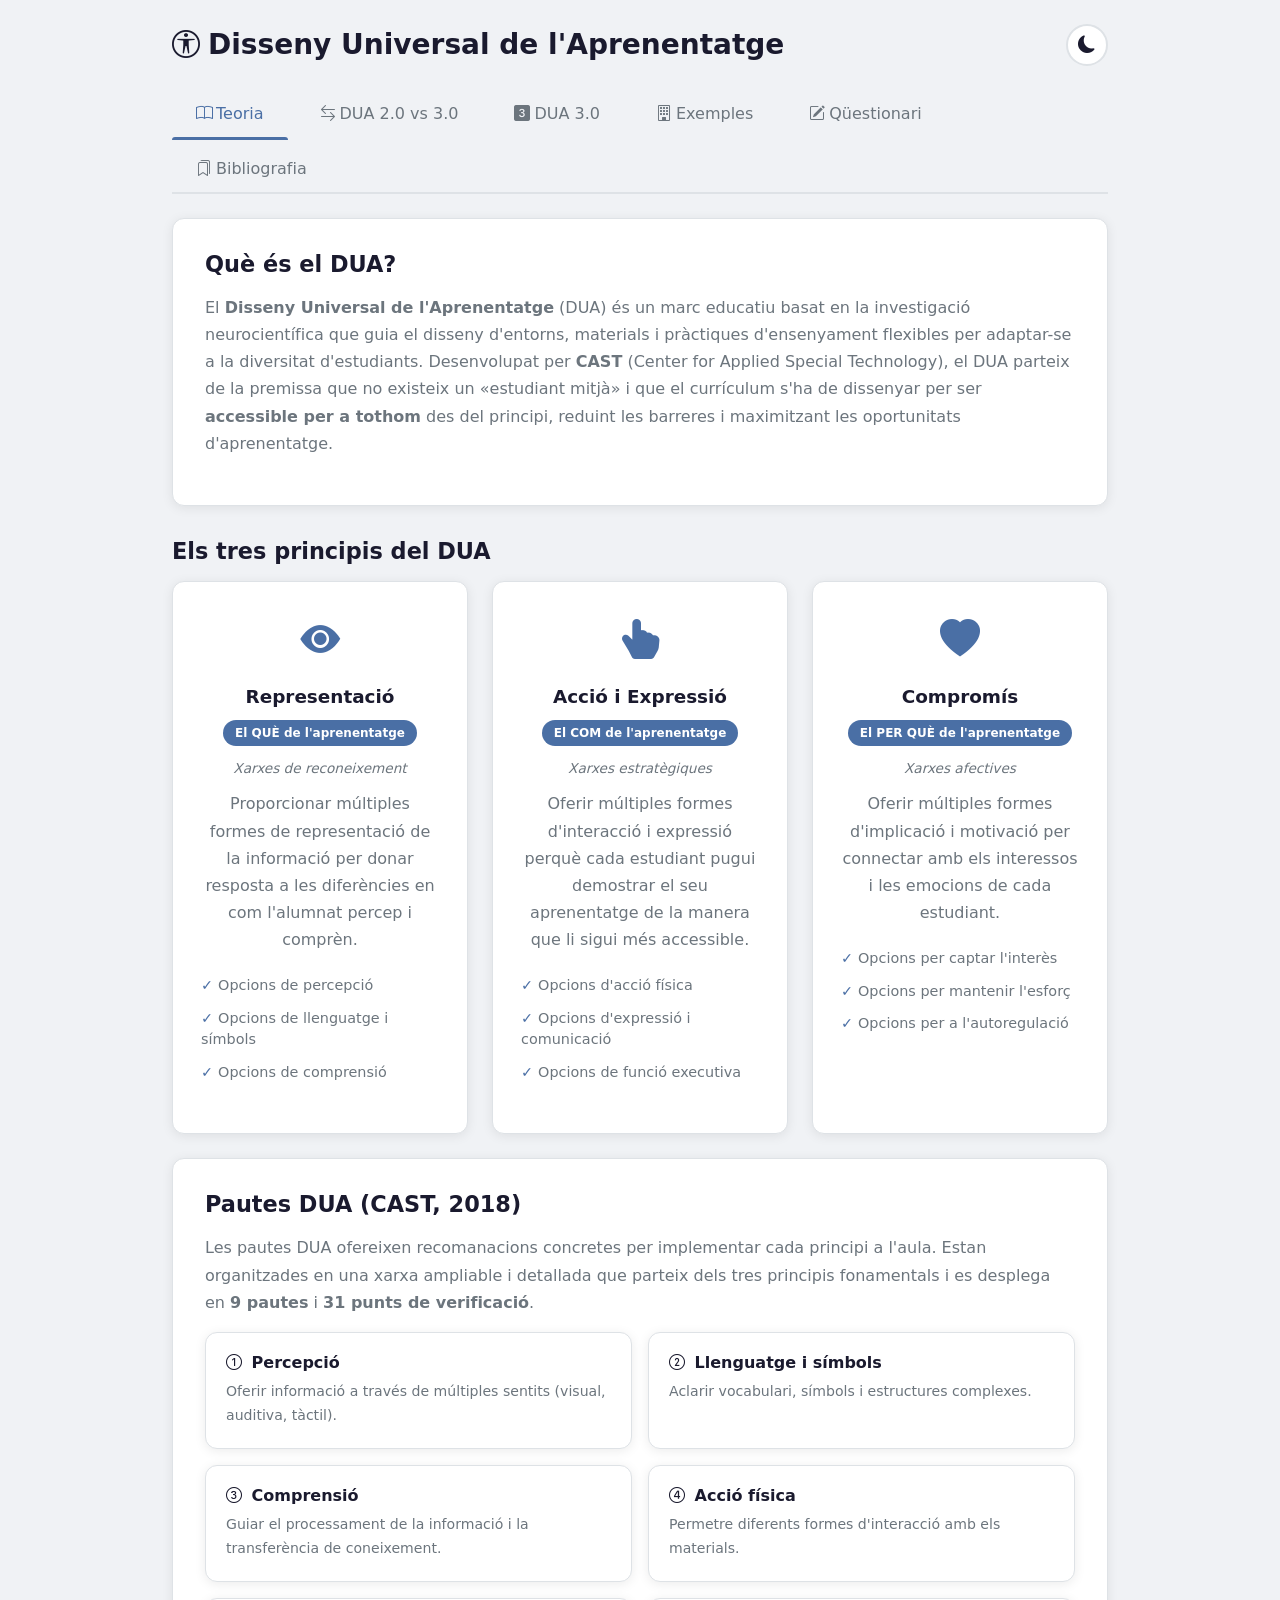
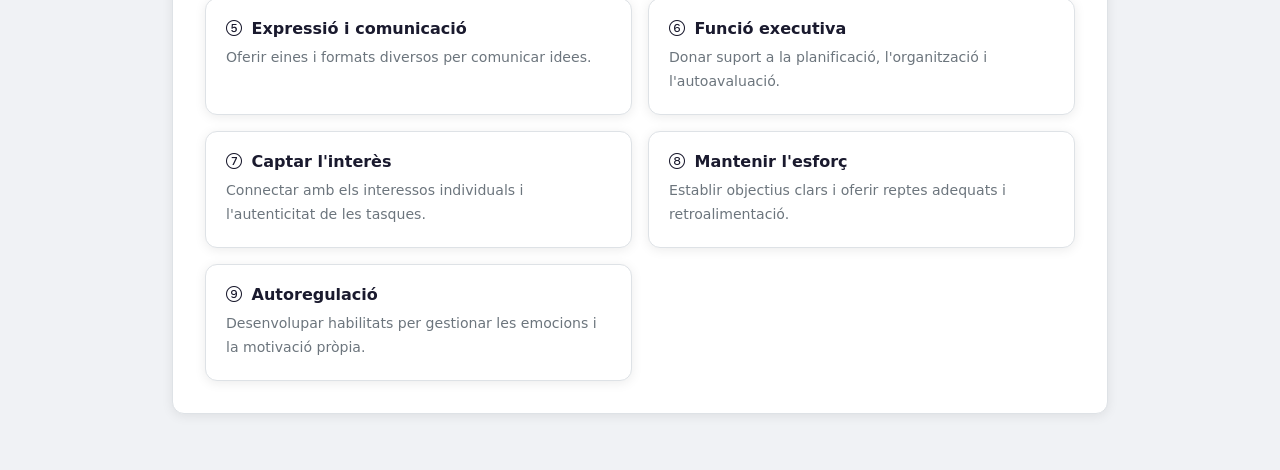
<file: index.html>
<!DOCTYPE html>
<html lang="ca">
<head>
  <meta charset="UTF-8">
  <meta name="viewport" content="width=device-width, initial-scale=1.0">
  <title>DUA — Disseny Universal de l'Aprenentatge</title>
  <link href="https://cdn.jsdelivr.net/npm/bootstrap@5.3.0/dist/css/bootstrap.min.css" rel="stylesheet">
  <link rel="stylesheet" href="https://cdn.jsdelivr.net/npm/bootstrap-icons@1.11.3/font/bootstrap-icons.min.css">
  <link rel="stylesheet" href="style.css">
</head>
<body data-theme="light">
  <div class="container py-4">

    <!-- Header -->
    <div class="d-flex justify-content-between align-items-center mb-4">
      <h1><i class="bi bi-universal-access-circle me-2"></i>Disseny Universal de l'Aprenentatge</h1>
      <button id="themeToggle" class="btn" aria-label="Canvia el tema">
        <i class="bi bi-moon-fill"></i>
      </button>
    </div>

    <!-- Tabs -->
    <ul class="nav nav-tabs" role="tablist">
      <li class="nav-item" role="presentation">
        <button class="nav-link active" data-tab="teoria" role="tab" aria-selected="true">
          <i class="bi bi-book me-1"></i>Teoria
        </button>
      </li>
      <li class="nav-item" role="presentation">
        <button class="nav-link" data-tab="comparativa" role="tab" aria-selected="false">
          <i class="bi bi-arrow-left-right me-1"></i>DUA 2.0 vs 3.0
        </button>
      </li>
      <li class="nav-item" role="presentation">
        <button class="nav-link" data-tab="dua30" role="tab" aria-selected="false">
          <i class="bi bi-3-square-fill me-1"></i>DUA 3.0
        </button>
      </li>
      <li class="nav-item" role="presentation">
        <button class="nav-link" data-tab="exemples" role="tab" aria-selected="false">
          <i class="bi bi-building me-1"></i>Exemples
        </button>
      </li>
      <li class="nav-item" role="presentation">
        <button class="nav-link" data-tab="quiz" role="tab" aria-selected="false">
          <i class="bi bi-pencil-square me-1"></i>Qüestionari
        </button>
      </li>
      <li class="nav-item" role="presentation">
        <button class="nav-link" data-tab="bibliografia" role="tab" aria-selected="false">
          <i class="bi bi-bookmarks me-1"></i>Bibliografia
        </button>
      </li>
    </ul>

    <!-- ======================== -->
    <!-- TAB: TEORIA              -->
    <!-- ======================== -->
    <div id="tab-teoria" class="tab-content active">

      <!-- Introducció -->
      <section class="intro-card mt-4">
        <h2>Què és el DUA?</h2>
        <p>
          El <strong>Disseny Universal de l'Aprenentatge</strong> (DUA) és un marc educatiu basat en la investigació
          neurocientífica que guia el disseny d'entorns, materials i pràctiques d'ensenyament flexibles per
          adaptar-se a la diversitat d'estudiants. Desenvolupat per <strong>CAST</strong> (Center for Applied
          Special Technology), el DUA parteix de la premissa que no existeix un «estudiant mitjà» i que el
          currículum s'ha de dissenyar per ser <strong>accessible per a tothom</strong> des del principi,
          reduint les barreres i maximitzant les oportunitats d'aprenentatge.
        </p>
      </section>

      <!-- Tres principis -->
      <h2 class="mb-3">Els tres principis del DUA</h2>
      <div class="row g-4 mb-4">

        <!-- Representació -->
        <div class="col-md-4">
          <div class="principle-card">
            <i class="bi bi-eye-fill principle-icon"></i>
            <h3>Representació</h3>
            <div class="subtitle">El QUÈ de l'aprenentatge</div>
            <div class="brain-network">Xarxes de reconeixement</div>
            <p>Proporcionar múltiples formes de representació de la informació per donar resposta a les diferències en com l'alumnat percep i comprèn.</p>
            <ul>
              <li>Opcions de percepció</li>
              <li>Opcions de llenguatge i símbols</li>
              <li>Opcions de comprensió</li>
            </ul>
          </div>
        </div>

        <!-- Acció i Expressió -->
        <div class="col-md-4">
          <div class="principle-card">
            <i class="bi bi-hand-index-thumb-fill principle-icon"></i>
            <h3>Acció i Expressió</h3>
            <div class="subtitle">El COM de l'aprenentatge</div>
            <div class="brain-network">Xarxes estratègiques</div>
            <p>Oferir múltiples formes d'interacció i expressió perquè cada estudiant pugui demostrar el seu aprenentatge de la manera que li sigui més accessible.</p>
            <ul>
              <li>Opcions d'acció física</li>
              <li>Opcions d'expressió i comunicació</li>
              <li>Opcions de funció executiva</li>
            </ul>
          </div>
        </div>

        <!-- Compromís -->
        <div class="col-md-4">
          <div class="principle-card">
            <i class="bi bi-heart-fill principle-icon"></i>
            <h3>Compromís</h3>
            <div class="subtitle">El PER QUÈ de l'aprenentatge</div>
            <div class="brain-network">Xarxes afectives</div>
            <p>Oferir múltiples formes d'implicació i motivació per connectar amb els interessos i les emocions de cada estudiant.</p>
            <ul>
              <li>Opcions per captar l'interès</li>
              <li>Opcions per mantenir l'esforç</li>
              <li>Opcions per a l'autoregulació</li>
            </ul>
          </div>
        </div>

      </div>

      <!-- Pautes -->
      <section class="intro-card">
        <h2>Pautes DUA (CAST, 2018)</h2>
        <p>
          Les pautes DUA ofereixen recomanacions concretes per implementar cada principi a l'aula.
          Estan organitzades en una xarxa ampliable i detallada que parteix dels tres principis fonamentals
          i es desplega en <strong>9 pautes</strong> i <strong>31 punts de verificació</strong>.
        </p>
        <div class="guidelines-grid mt-3">
          <div class="guideline-item">
            <h4><i class="bi bi-1-circle me-1"></i> Percepció</h4>
            <p>Oferir informació a través de múltiples sentits (visual, auditiva, tàctil).</p>
          </div>
          <div class="guideline-item">
            <h4><i class="bi bi-2-circle me-1"></i> Llenguatge i símbols</h4>
            <p>Aclarir vocabulari, símbols i estructures complexes.</p>
          </div>
          <div class="guideline-item">
            <h4><i class="bi bi-3-circle me-1"></i> Comprensió</h4>
            <p>Guiar el processament de la informació i la transferència de coneixement.</p>
          </div>
          <div class="guideline-item">
            <h4><i class="bi bi-4-circle me-1"></i> Acció física</h4>
            <p>Permetre diferents formes d'interacció amb els materials.</p>
          </div>
          <div class="guideline-item">
            <h4><i class="bi bi-5-circle me-1"></i> Expressió i comunicació</h4>
            <p>Oferir eines i formats diversos per comunicar idees.</p>
          </div>
          <div class="guideline-item">
            <h4><i class="bi bi-6-circle me-1"></i> Funció executiva</h4>
            <p>Donar suport a la planificació, l'organització i l'autoavaluació.</p>
          </div>
          <div class="guideline-item">
            <h4><i class="bi bi-7-circle me-1"></i> Captar l'interès</h4>
            <p>Connectar amb els interessos individuals i l'autenticitat de les tasques.</p>
          </div>
          <div class="guideline-item">
            <h4><i class="bi bi-8-circle me-1"></i> Mantenir l'esforç</h4>
            <p>Establir objectius clars i oferir reptes adequats i retroalimentació.</p>
          </div>
          <div class="guideline-item">
            <h4><i class="bi bi-9-circle me-1"></i> Autoregulació</h4>
            <p>Desenvolupar habilitats per gestionar les emocions i la motivació pròpia.</p>
          </div>
        </div>
      </section>

    </div>

    <!-- ======================== -->
    <!-- TAB: QÜESTIONARI         -->
    <!-- ======================== -->
    <div id="tab-quiz" class="tab-content">

      <section class="intro-card mt-4">
        <h2>Qüestionari per a docents</h2>
        <p>Respon les 10 preguntes següents per posar a prova els teus coneixements sobre el Disseny Universal de l'Aprenentatge.</p>
      </section>

      <!-- Progrés -->
      <div id="quiz-progress">
        <div class="progress-text">
          <span>0 de 10 respondes</span>
          <span>0%</span>
        </div>
        <div class="progress">
          <div class="progress-bar" role="progressbar" style="width: 0%"></div>
        </div>
      </div>

      <!-- Pregunta actual -->
      <div id="quiz-container"></div>

      <!-- Botons -->
      <div class="d-grid gap-2 mt-4">
        <button id="resetQuiz" class="btn btn-outline-primary btn-lg" style="display: none;">
          <i class="bi bi-arrow-counterclockwise me-1"></i>Tornar a intentar
        </button>
      </div>

      <!-- Resultat -->
      <div id="quiz-result">
        <div class="score" id="score-value">—</div>
        <div class="score-label" id="score-label">0 de 10 encertades</div>
        <div>
          <span class="score-message" id="score-message"></span>
        </div>
      </div>

    </div>

    <!-- ======================== -->
    <!-- TAB: EXEMPLES PRÀCTICS   -->
    <!-- ======================== -->
    <div id="tab-exemples" class="tab-content">

      <!-- Capçalera del centre -->
      <section class="school-header mt-4">
        <div class="school-header-content">
          <div class="school-icon">
            <i class="bi bi-building"></i>
          </div>
          <div>
            <h2>CEE Carmen Picó</h2>
            <p class="school-subtitle">+40 anys dedicats a l'educació especial · Alzira · València</p>
            <p>
              El <strong>Centre d'Educació Especial Carmen Picó</strong> és un centre
              públic comarcal de la Generalitat Valenciana que atén infants i joves
              amb discapacitat intel·lectual, trastorns de salut mental i/o de conducta, i necessitats
              educatives especials. El centre aplica el <strong>model DUA 3.0</strong> com a eix
              vertebrador de la seva metodologia educativa.
            </p>
          </div>
        </div>
      </section>

      <!-- Citació DUA 3.0 -->
      <section class="quote-card">
        <i class="bi bi-quote"></i>
        <blockquote>
          La metodologia es fonamenta en un enfocament constructivista i en l'aplicació del model
          <strong>DUA 3.0 (Disseny Universal per a l'Aprenentatge)</strong>, que permet dissenyar
          situacions d'aprenentatge flexibles, accessibles i ajustades a la diversitat de l'alumnat.
        </blockquote>
        <cite>— Projecte Educatiu de Centre, CEE Carmen Picó</cite>
      </section>

      <!-- Exemples per principi: Representació -->
      <h2 class="principle-heading" data-principle="representacio">
          <i class="bi bi-eye-fill"></i> Representació — El QUÈ de l'aprenentatge
      </h2>
      <p class="principle-desc">Proporcionar múltiples formes de representar la informació perquè tot l'alumnat pugui accedir als continguts.</p>
      <div class="examples-grid">
          <div class="example-card" data-principle="representacio">
              <i class="example-icon bi bi-chat-dots"></i>
          <h4>Pictogrames i suports visuals</h4>
          <p>Ús de sistemes augmentatius i alternatius de comunicació (SAAC) amb pictogrames, horaris visuals i seqüències il·lustrades per facilitar la comprensió.</p>
        </div>
        <div class="example-card" data-principle="representacio">
          <i class="example-icon bi bi-ear"></i>
          <h4>Materials multisensorials</h4>
          <p>Aprenentatge a través de múltiples canals sensorials: materials tàctils, auditius, visuals i manipulables adaptats a cada perfil d'alumnat.</p>
        </div>
        <div class="example-card" data-principle="representacio">
          <i class="example-icon bi bi-chat-dots"></i>
          <h4>Logopèdia i comunicació</h4>
          <p>Suport logopèdic individualitzat per treballar la comprensió i expressió del llenguatge, amb eines adaptades a les necessitats de cada alumne.</p>
        </div>
        <div class="example-card" data-principle="representacio">
          <i class="example-icon bi bi-book"></i>
          <h4>Materials adaptats</h4>
          <p>Elaboració de materials didàctics en formats accessibles: lletra gran, àudio, lectura fàcil, color codificat i suports digitals interactius.</p>
        </div>
      </div>

      <!-- Exemples per principi: Acció i Expressió -->
      <h2 class="principle-heading" data-principle="accio">
        <i class="bi bi-hand-index-thumb-fill"></i> Acció i Expressió — El COM de l'aprenentatge
      </h2>
      <p class="principle-desc">Oferir múltiples formes d'interacció i expressió perquè cada estudiant demostri el seu aprenentatge.</p>
      <div class="examples-grid">
        <div class="example-card" data-principle="accio">
          <i class="example-icon bi bi-tools"></i>
          <h4>Tallers pràctics</h4>
          <p>Tallers de cuina, i jardineria on l'alumnat desenvolupa habilitats motrius, cognitives i socials en contextos reals.</p>
        </div>
        <div class="example-card" data-principle="accio">
          <i class="example-icon bi bi-broadcast"></i>
          <h4>Ràdio escolar «Pocast puntualsr»</h4>
          <p>Entrevistes a persones que venen al centre per desenvolupar un projecte on els alumnes treballen l'expressió oral, la creativitat i el treball en equip.</p>
        </div>
        <div class="example-card" data-principle="accio">
          <i class="example-icon bi bi-briefcase"></i>
          <h4>Pràctiques laborals</h4>
          <p>Programa de pràctiques en entorns laborals reals, inclòs el Centre Especial de Treball (CET) del propi centre, per adquirir habilitats professionals.</p>
        </div>
        <div class="example-card" data-principle="accio">
          <i class="example-icon bi bi-water"></i>
          <h4>Aula Sensorial</h4>
          <p>Teràpies sensorials on es té en compte el perfil sensorial de l'alumnat estimulant formes d'interacció adients a les seues necessitats que combinen l'activitat física amb el treball d'habilitats motrius, sensorials i emocionals.</p>
        </div>
      </div>

      <!-- Exemples per principi: Compromís -->
      <h2 class="principle-heading" data-principle="compromis">
        <i class="bi bi-heart-fill"></i> Compromís — El PER QUÈ de l'aprenentatge
      </h2>
      <p class="principle-desc">Oferir múltiples formes d'implicació i motivació per connectar amb els interessos de cada estudiant.</p>
      <div class="examples-grid">
        <div class="example-card" data-principle="compromis">
          <i class="example-icon bi bi-trophy"></i>
          <h4>Premis i concursos</h4>
          <p>Concurs d'espressió artística que fomenta la creativitat, el treball cooperatiu i el gust per la literatura, amb reconeixement públic dels participants.</p>
        </div>
        <div class="example-card" data-principle="compromis">
          <i class="example-icon bi bi-calendar-event"></i>
          <h4>Festes i tradicions</h4>
          <p>Celebració de les festes del nostre entorn al centre, 9 d'octubre, castanyera, Nadal, Carnestolte, Falles, Pasqua i Final de Curs, que reforcen el sentiment de comunitat i pertinença.</p>
        </div>
        <div class="example-card" data-principle="compromis">
          <i class="example-icon bi bi-tree"></i>
          <h4>Sortides i colònies</h4>
          <p>Eixides pedagògiques a l'entorn pròxim i activitats a l'aire lliure que connecten l'aprenentatge amb l'entorn natural i social.</p>
        </div>
        <div class="example-card" data-principle="compromis">
          <i class="example-icon bi bi-globe2"></i>
          <h4>Compromís europeu</h4>
          <p>Participació en iniciatives Erasmus+ per tal de capacitar les persones i les organitzacions per créixer, connectar i donar forma al seu futur a tot Europa i més enllà.</p>
        </div>
      </div>

      <!-- Etapes educatives -->
      <section class="intro-card mt-4">
        <h2>Etapes educatives</h2>
        <p>El centre ofereix un itinerari formatiu complet que aplica el DUA 3.0 a cada etapa, garantint la continuïtat i la progressió de l'alumnat.</p>
        <div class="stages-grid">
          <div class="stage-card">
            <div class="stage-icon"><i class="bi bi-people"></i></div>
            <h4>Educació Infantil</h4>
            <p>Estimulació primerenca, comunicació i habilitats socials amb suport multisensorial.</p>
          </div>
          <div class="stage-card">
            <div class="stage-icon"><i class="bi bi-book"></i></div>
            <h4>Educació Primària</h4>
            <p>Aprenentatge competencial amb materials accessibles i metodologies actives.</p>
          </div>
          <div class="stage-card">
            <div class="stage-icon"><i class="bi bi-mortarboard"></i></div>
            <h4>ESO</h4>
            <p>Formació secundària amb orientació acadèmica i projectes pràctics.</p>
          </div>
          <div class="stage-card">
            <div class="stage-icon"><i class="bi bi-briefcase"></i></div>
            <h4>TVA</h4>
            <p>Transició a la Vida Adulta amb pràctiques laborals i autonomia personal.</p>
          </div>
          <div class="stage-card">
            <div class="stage-icon"><i class="bi bi-gear"></i></div>
            <h4>PFQB</h4>
            <p>Programes de Formació de Qualificació Bàsica Adaptada, els quals fomenten la inserció laboral i social.</p>
          </div>
        </div>
      </section>

      <!-- Serveis especialitzats -->
      <section class="intro-card">
        <h2>Serveis especialitzats</h2>
        <p>El DUA es complementa amb serveis de suport individualitzat que garanteixen l'accessibilitat universal.</p>
        <div class="guidelines-grid">
          <div class="guideline-item">
            <h4><i class="bi bi-brain me-1"></i> Psicopedagogia</h4>
            <p>Avaluació i orientació educativa, suport emocional i assessorament a les famílies.</p>
          </div>
          <div class="guideline-item">
            <h4><i class="bi bi-person-walking me-1"></i> Fisioteràpia</h4>
            <p>Rehabilitació motriu, estimulació sensorial i treball de la psicomotricitat.</p>
          </div>
          <div class="guideline-item">
            <h4><i class="bi bi-chat me-1"></i> Logopèdia</h4>
            <p>Suport a la comunicació oral i escrita, sistemes alternatius i augmentatius.</p>
          </div>
          <div class="guideline-item">
            <h4><i class="bi bi-people me-1"></i> Treball social</h4>
            <p>Acompanyament a les famílies, coordinació amb serveis externs i recursos comunitaris.</p>
          </div>
        </div>
      </section>

    </div>

    <!-- ======================== -->
    <!-- TAB: DUA 2.0 vs 3.0     -->
    <!-- ======================== -->
    <div id="tab-comparativa" class="tab-content">

      <!-- Introducció -->
      <section class="intro-card mt-4">
        <h2><i class="bi bi-arrow-left-right me-2"></i>DUA 2.0 vs DUA 3.0</h2>
        <p>
          El <strong>Disseny Universal de l'Aprenentatge</strong> no és un marc estàtic: evoluciona amb la recerca
          i la pràctica docent. El <strong>30 de juliol de 2024</strong>, CAST va publicar la versió 3.0 de les
          pautes DUA, la revisió més profunda des de la versió 2.0 (2011). Aquesta actualització incorpora anys
          de recerca en neurociència, educació inclusiva, pedagogies culturalment sostenibles i veus de
          professionals i investigadors de tot el món.
        </p>
      </section>

      <!-- DUA 2.0 -->
      <section class="intro-card">
        <h2><i class="bi bi-2-square me-2"></i>DUA 2.0 / 2.2 (2008–2018)</h2>
        <p>
          El marc DUA 2.0, publicat per CAST el 2008 i actualitzat a la versió 2.2 el 2018, va establir les bases
          del que avui entenem com a disseny universal per a l'aprenentatge. El seu objectiu era desenvolupar
          <strong>aprenents experts</strong>: estudiants amb recursos i coneixements, estratègics i orientats
          a objectius, i decidits i motivats.
        </p>
        <div class="version-grid">
          <div class="version-card">
            <div class="version-title">Objectiu</div>
            <p>Desenvolupar <strong>aprenents experts</strong></p>
          </div>
          <div class="version-card">
            <div class="version-title">Estructura</div>
            <p>3 principis · 9 pautes · <strong>31 punts de verificació</strong></p>
          </div>
          <div class="version-card">
            <div class="version-title">Preguntes</div>
            <p>Què? (Representació) · Com? (Acció) · Per què? (Compromís)</p>
          </div>
          <div class="version-card">
            <div class="version-title">Llenguatge</div>
            <p>«Proporcionar opcions per a...» — centrat en el docent</p>
          </div>
          <div class="version-card">
            <div class="version-title">Funció executiva</div>
            <p>Pauta 6 dins d'Acció i Expressió</p>
          </div>
          <div class="version-card">
            <div class="version-title">Barreres</div>
            <p>Físiques i curriculars</p>
          </div>
        </div>
      </section>

      <!-- DUA 3.0 -->
      <section class="intro-card">
        <h2><i class="bi bi-3-square me-2"></i>DUA 3.0 (2024)</h2>
        <p>
          La versió 3.0 representa un <strong>canvi de paradigma</strong>. L'objectiu ja no és formar «aprenents
          experts» sinó cultivar l'<strong>agentivitat de l'aprenent</strong> (learner agency): estudiants
          amb propòsit i reflexius, enginyosos i autèntics, estratègics i orientats a l'acció. El canvi
          fonamental és la incorporació del <strong>QUI</strong> de l'aprenentatge: la identitat com a part
          central de la variabilitat humana.
        </p>
        <div class="version-grid">
          <div class="version-card highlight">
            <div class="version-title">Objectiu</div>
            <p><strong>Agentivitat de l'aprenent</strong> (learner agency)</p>
          </div>
          <div class="version-card highlight">
            <div class="version-title">Estructura</div>
            <p>3 principis · 9 pautes · <strong>35 consideracions</strong> (abans punts de verificació)</p>
          </div>
          <div class="version-card highlight">
            <div class="version-title">Preguntes</div>
            <p>Què? · Com? · Per què? + <strong>QUI?</strong> (identitat)</p>
          </div>
          <div class="version-card highlight">
            <div class="version-title">Llenguatge</div>
            <p>«Dissenyar opcions per a...» — centrat en l'aprenent</p>
          </div>
          <div class="version-card highlight">
            <div class="version-title">Funció executiva</div>
            <p>Reestructurada horitzontalment als 3 principis</p>
          </div>
          <div class="version-card highlight">
            <div class="version-title">Barreres</div>
            <p>Físiques, curriculars + <strong>biaixos individuals, institucionals i sistèmics</strong></p>
          </div>
        </div>
      </section>

      <!-- Taula comparativa -->
      <section class="intro-card">
        <h2><i class="bi bi-table me-2"></i>Taula comparativa</h2>
        <p>Comparació detallada dels aspectes clau de cada versió.</p>
        <div class="table-responsive">
          <table class="comparison-table">
            <thead>
              <tr>
                <th>Aspecte</th>
                <th>DUA 2.0 / 2.2</th>
                <th>DUA 3.0</th>
              </tr>
            </thead>
            <tbody>
              <tr>
                <td>Objectiu</td>
                <td>Aprenents experts</td>
                <td class="cell-new">Agentivitat de l'aprenent</td>
              </tr>
              <tr>
                <td>Pregunta clau</td>
                <td>Què? Com? Per què?</td>
                <td class="cell-new">+ <strong>Qui?</strong> (identitat com a variabilitat)</td>
              </tr>
              <tr>
                <td>Llenguatge</td>
                <td>«Proporcionar opcions de...»</td>
                <td class="cell-new">«Dissenyar opcions per a...»</td>
              </tr>
              <tr>
                <td>Punts / Consideracions</td>
                <td>31 punts de verificació</td>
                <td class="cell-new">35 consideracions (4 de noves)</td>
              </tr>
              <tr>
                <td>Barreres</td>
                <td>Físiques i curriculars</td>
                <td class="cell-new">+ Biaixos individuals, institucionals, sistèmics</td>
              </tr>
              <tr>
                <td>Aprenentatge</td>
                <td>Individual</td>
                <td class="cell-new">Col·lectiu i interdependent</td>
              </tr>
              <tr>
                <td>Destinatari del llenguatge</td>
                <td>Centrat en el docent</td>
                <td class="cell-new">Centrat en l'aprenent</td>
              </tr>
              <tr>
                <td>Compromís (Per què)</td>
                <td>Captar interès, mantenir esforç, autorregulació</td>
                <td class="cell-new">Acollir interessos i identitats, pertinença, <strong>alegria, joc</strong>; creixement emocional</td>
              </tr>
              <tr>
                <td>Representació (Què)</td>
                <td>Percepció, llenguatge, comprensió</td>
                <td class="cell-new">+ Perspectives i identitats diverses, <strong>múltiples formes de conèixer</strong></td>
              </tr>
              <tr>
                <td>Acció i Expressió (Com)</td>
                <td>Acció física, expressió, funció executiva</td>
                <td class="cell-new"><strong>Interacció</strong> (no acció física), + formes d'expressió històricament silenciades</td>
              </tr>
              <tr>
                <td>Funció executiva</td>
                <td>Una pauta dins Acció i Expressió</td>
                <td class="cell-new">Reestructurada horitzontalment als 3 principis (Access · Support · Executive Function)</td>
              </tr>
              <tr>
                <td>Organització horitzontal</td>
                <td>No existia</td>
                <td class="cell-new">Access · Support · Executive Function</td>
              </tr>
              <tr>
                <td>Tecnologia</td>
                <td>Eina de suport</td>
                <td class="cell-new">Part central de l'aprenentatge (IA, apps adaptatives)</td>
              </tr>
              <tr>
                <td>Avaluació</td>
                <td>Al final del procés</td>
                <td class="cell-new"><strong>Acompanyament continu</strong>: feedback constant, autoevaluació, coevaluació</td>
              </tr>
            </tbody>
          </table>
        </div>
      </section>

      <!-- Novetats clau del DUA 3.0 -->
      <section class="intro-card">
        <h2><i class="bi bi-stars me-2"></i>Novetats clau del DUA 3.0</h2>
        <p>Deu aportacions fonamentals que transformen el marc DUA.</p>
        <div class="novelties-grid">
          <div class="novelty-card">
            <div class="novelty-badge">1</div>
            <i class="novelty-icon bi bi-person-badge"></i>
            <h4>Identitat com a variabilitat</h4>
            <p>El <strong>QUI</strong> de l'aprenentatge. Les identitats múltiples i interseccionals de l'alumnat es reconeixen com a part essencial de la variabilitat humana.</p>
          </div>
          <div class="novelty-card">
            <div class="novelty-badge">2</div>
            <i class="novelty-icon bi bi-star"></i>
            <h4>Agentivitat de l'aprenent</h4>
            <p>Se substitueix l'«aprenent expert» per l'<strong>agentivitat</strong>: l'aprenent pren el control del seu aprenentatge amb propòsit, reflexió i acció.</p>
          </div>
          <div class="novelty-card">
            <div class="novelty-badge">3</div>
            <i class="novelty-icon bi bi-shield-exclamation"></i>
            <h4>Biaixos i equitat</h4>
            <p>Reconeixement actiu dels <strong>biaixos individuals, institucionals i sistèmics</strong> com a barreres per a l'aprenentatge sense límits.</p>
          </div>
          <div class="novelty-card">
            <div class="novelty-badge">4</div>
            <i class="novelty-icon bi bi-people"></i>
            <h4>Interdependència</h4>
            <p>L'aprenentatge deixa de ser purament individual per esdevenir <strong>col·lectiu i interdependent</strong>, basat en la col·laboració i el suport mutu.</p>
          </div>
          <div class="novelty-card">
            <div class="novelty-badge">5</div>
            <i class="novelty-icon bi bi-heart"></i>
            <h4>Pertinença i comunitat</h4>
            <p>Foment actiu del <strong>sentiment de pertinença</strong> i de comunitat com a element fonamental del compromís amb l'aprenentatge.</p>
          </div>
          <div class="novelty-card">
            <div class="novelty-badge">6</div>
            <i class="novelty-icon bi bi-emoji-smile"></i>
            <h4>Alegria i joc</h4>
            <p>S'introdueixen l'<strong>alegria</strong> i el <strong>joc</strong> com a elements clau per acollir els interessos i les identitats de l'alumnat.</p>
          </div>
          <div class="novelty-card">
            <div class="novelty-badge">7</div>
            <i class="novelty-icon bi bi-flower1"></i>
            <h4>Creixement emocional</h4>
            <p>L'«autorregulació» esdevé <strong>creixement emocional</strong>: reconèixer expectatives, desenvolupar consciència d'un mateix i dels altres.</p>
          </div>
          <div class="novelty-card">
            <div class="novelty-badge">8</div>
            <i class="novelty-icon bi bi-globe"></i>
            <h4>Múltiples formes de conèixer</h4>
            <p>Es valoren formes de coneixement <strong>més enllà dels enfocaments occidentals</strong>, incorporant perspectives indígenes i diverses.</p>
          </div>
          <div class="novelty-card">
            <div class="novelty-badge">9</div>
            <i class="novelty-icon bi bi-chat-square-text"></i>
            <h4>Llenguatge centrat en l'aprenent</h4>
            <p>De «proporcionar» a «dissenyar». Les pautes passen a ser una eina que pot utilitzar tant el docent com <strong>l'aprenent</strong>.</p>
          </div>
          <div class="novelty-card">
            <div class="novelty-badge">10</div>
            <i class="novelty-icon bi bi-diagram-3"></i>
            <h4>35 consideracions</h4>
            <p>Els punts de verificació es reformulen com a <strong>consideracions</strong> (35 en total: 31 reformulades + 4 de noves), sense numeració rígida.</p>
          </div>
        </div>
      </section>

      <!-- Timeline evolutiu -->
      <section class="intro-card">
        <h2><i class="bi bi-clock-history me-2"></i>Evolució del DUA</h2>
        <p>Línia del temps de les versions publicades per CAST.</p>
        <div class="timeline">
          <div class="timeline-item">
            <div class="timeline-year">2008</div>
            <div class="timeline-content">
              <strong>DUA 1.0</strong>
              <p>Primera versió de les pautes CAST</p>
            </div>
          </div>
          <div class="timeline-item highlight">
            <div class="timeline-year">2011</div>
            <div class="timeline-content">
              <strong>DUA 2.0</strong>
              <p>Actualització amb noves pautes i punts de verificació</p>
            </div>
          </div>
          <div class="timeline-item">
            <div class="timeline-year">2018</div>
            <div class="timeline-content">
              <strong>DUA 2.2</strong>
              <p>Refinament de la versió 2.0</p>
            </div>
          </div>
          <div class="timeline-item current">
            <div class="timeline-year">2024</div>
            <div class="timeline-content">
              <strong>DUA 3.0</strong>
              <p>Canvi de paradigma: agentivitat, identitat, equitat</p>
            </div>
          </div>
        </div>
      </section>

    </div>

    <!-- ======================== -->
    <!-- TAB: DUA 3.0             -->
    <!-- ======================== -->
    <div id="tab-dua30" class="tab-content">

      <!-- Introducció -->
      <section class="intro-card mt-4">
        <h2><i class="bi bi-3-square-fill me-2"></i>DUA 3.0 — El marc actualitzat (CAST, 2024)</h2>
        <p>
          El <strong>30 de juliol de 2024</strong>, CAST va publicar la versió 3.0 de les pautes DUA,
          la revisió més profunda des de la versió 2.0. L'objectiu ja no és formar «aprenents experts»
          sinó cultivar l'<strong>agentivitat de l'aprenent</strong> (<em>learner agency</em>): estudiants
          amb propòsit i reflexius, enginyosos i autèntics, estratègics i orientats a l'acció.
        </p>
        <p>
          La gran novetat és la incorporació del <strong>QUI</strong> de l'aprenentatge: la identitat com a
          part central de la variabilitat humana. El marc s'organitza en <strong>3 principis · 9 pautes ·
          <em>36 consideracions</em></strong>, amb una estructura horitzontal nova que travessa cada principi:
          <strong>Accés</strong> (Access) → <strong>Suport</strong> (Support) → <strong>Funció Executiva</strong> (Executive Function).
        </p>
      </section>

      <!-- ============================================================ -->
      <!-- PRINCIPI 1: REPRESENTACIÓ                                     -->
      <!-- ============================================================ -->
      <section class="principle-section" data-principle="representacio">
        <h2 class="principle-heading" data-principle="representacio">
          <i class="bi bi-eye-fill"></i> Representació — El QUÈ de l'aprenentatge
        </h2>
        <p class="principle-desc">
          Dissenyar múltiples formes de representació per donar resposta a les diferències en com l'alumnat percep i comprèn la informació.
        </p>

        <div class="dua30-grid">

          <!-- Pauta 1: Percepció (Accés) -->
          <div class="guideline-card">
            <span class="horizontal-badge access-badge">Accés</span>
            <h4><i class="bi bi-1-circle me-1"></i> Percepció</h4>
            <p>Oferir informació a través de múltiples canals sensorials i perspectives diverses.</p>
            <ul class="consideration-list">
              <li class="consideration-item">
                <span class="cons-number">1.1</span>
                <span class="cons-text">Apoyar les oportunitats per personalitzar la presentació de la informació (tipografia, mida, color, espaiat)</span>
              </li>
              <li class="consideration-item">
                <span class="cons-number">1.2</span>
                <span class="cons-text">Apoyar múltiples formes de percebre la informació (auditiva, visual, tàctil)</span>
              </li>
              <li class="consideration-item">
                <span class="cons-number">1.3</span>
                <span class="cons-text">Representar una diversitat de perspectives i identitats de maneres autèntiques</span>
              </li>
            </ul>
          </div>

          <!-- Pauta 2: Llenguatge i símbols (Suport) -->
          <div class="guideline-card">
            <span class="horizontal-badge support-badge">Suport</span>
            <h4><i class="bi bi-2-circle me-1"></i> Llenguatge i símbols</h4>
            <p>Aclarir el vocabulari, l'estructura lingüística i abordar els biaixos en l'ús del llenguatge.</p>
            <ul class="consideration-list">
              <li class="consideration-item">
                <span class="cons-number">2.1</span>
                <span class="cons-text">Aclarir vocabulari, símbols i estructures lingüístiques</span>
              </li>
              <li class="consideration-item">
                <span class="cons-number">2.2</span>
                <span class="cons-text">Respaldar la comprensió de textos, notacions matemàtiques i símbols</span>
              </li>
              <li class="consideration-item">
                <span class="cons-number">2.3</span>
                <span class="cons-text">Promoure la comprensió i el respecte entre llengües i dialectes</span>
              </li>
              <li class="consideration-item">
                <span class="cons-number">2.4</span>
                <span class="cons-text">Abordar els biaixos en l'ús del llenguatge i els símbols</span>
              </li>
              <li class="consideration-item">
                <span class="cons-number">2.5</span>
                <span class="cons-text">Il·lustrar a través de múltiples mitjans (visuals, àudio, manipulables)</span>
              </li>
            </ul>
          </div>

          <!-- Pauta 3: Construcció del coneixement (F. Executiva) -->
          <div class="guideline-card">
            <span class="horizontal-badge exec-badge">F. Executiva</span>
            <h4><i class="bi bi-3-circle me-1"></i> Construcció del coneixement</h4>
            <p>Guiar el processament de la informació i connectar el nou aprenentatge amb coneixements previs.</p>
            <ul class="consideration-list">
              <li class="consideration-item">
                <span class="cons-number">3.1</span>
                <span class="cons-text">Connectar el coneixement previ amb el nou aprenentatge</span>
              </li>
              <li class="consideration-item">
                <span class="cons-number">3.2</span>
                <span class="cons-text">Resaltar i explorar patrons, característiques clau, idees rellevants i relacions</span>
              </li>
              <li class="consideration-item">
                <span class="cons-number">3.3</span>
                <span class="cons-text">Fomentar múltiples formes de coneixement i creació de significat</span>
              </li>
              <li class="consideration-item">
                <span class="cons-number">3.4</span>
                <span class="cons-text">Maximitzar la transferència i la generalització</span>
              </li>
            </ul>
          </div>

        </div>
      </section>

      <!-- ============================================================ -->
      <!-- PRINCIPI 2: ACCIÓ I EXPRESSIÓ                                 -->
      <!-- ============================================================ -->
      <section class="principle-section" data-principle="accio">
        <h2 class="principle-heading" data-principle="accio">
          <i class="bi bi-hand-index-thumb-fill"></i> Acció i Expressió — El COM de l'aprenentatge
        </h2>
        <p class="principle-desc">
          Oferir múltiples formes d'interacció i expressió perquè cada estudiant pugui demostrar el seu aprenentatge.
        </p>

        <div class="dua30-grid">

          <!-- Pauta 4: Interacció (Accés) -->
          <div class="guideline-card">
            <span class="horizontal-badge access-badge">Accés</span>
            <h4><i class="bi bi-4-circle me-1"></i> Interacció</h4>
            <p>Diversificar les maneres com l'alumnat interactua amb els materials i l'entorn.</p>
            <ul class="consideration-list">
              <li class="consideration-item">
                <span class="cons-number">4.1</span>
                <span class="cons-text">Diversificar i valorar els mètodes de resposta, navegació i moviment</span>
              </li>
              <li class="consideration-item">
                <span class="cons-number">4.2</span>
                <span class="cons-text">Optimitzar l'accés a materials accessibles i tecnologies d'assistència</span>
              </li>
            </ul>
          </div>

          <!-- Pauta 5: Expressió i comunicació (Suport) -->
          <div class="guideline-card">
            <span class="horizontal-badge support-badge">Suport</span>
            <h4><i class="bi bi-5-circle me-1"></i> Expressió i comunicació</h4>
            <p>Oferir eines i formats diversos per comunicar idees i crear significat.</p>
            <ul class="consideration-list">
              <li class="consideration-item">
                <span class="cons-number">5.1</span>
                <span class="cons-text">Usar múltiples mitjans per a la comunicació</span>
              </li>
              <li class="consideration-item">
                <span class="cons-number">5.2</span>
                <span class="cons-text">Usar múltiples eines per a la construcció, composició i creativitat</span>
              </li>
              <li class="consideration-item">
                <span class="cons-number">5.3</span>
                <span class="cons-text">Desenvolupar fluïdesa amb suport gradual per a la pràctica i el rendiment</span>
              </li>
              <li class="consideration-item">
                <span class="cons-number">5.4</span>
                <span class="cons-text">Abordar els biaixos relacionats amb els modes d'expressió i comunicació</span>
              </li>
            </ul>
          </div>

          <!-- Pauta 6: Desenvolupament d'estratègies (F. Executiva) -->
          <div class="guideline-card">
            <span class="horizontal-badge exec-badge">F. Executiva</span>
            <h4><i class="bi bi-6-circle me-1"></i> Desenvolupament d'estratègies</h4>
            <p>Donar suport a la planificació, l'organització i el monitoratge del propi aprenentatge.</p>
            <ul class="consideration-list">
              <li class="consideration-item">
                <span class="cons-number">6.1</span>
                <span class="cons-text">Establir objectius significatius</span>
              </li>
              <li class="consideration-item">
                <span class="cons-number">6.2</span>
                <span class="cons-text">Planificar i anticipar els desafiaments</span>
              </li>
              <li class="consideration-item">
                <span class="cons-number">6.3</span>
                <span class="cons-text">Organitzar la informació i els recursos</span>
              </li>
              <li class="consideration-item">
                <span class="cons-number">6.4</span>
                <span class="cons-text">Millorar la capacitat per controlar el progrés</span>
              </li>
              <li class="consideration-item">
                <span class="cons-number">6.5</span>
                <span class="cons-text">Desafiar les pràctiques excloents</span>
              </li>
            </ul>
          </div>

        </div>
      </section>

      <!-- ============================================================ -->
      <!-- PRINCIPI 3: COMPROMÍS                                         -->
      <!-- ============================================================ -->
      <section class="principle-section" data-principle="compromis">
        <h2 class="principle-heading" data-principle="compromis">
          <i class="bi bi-heart-fill"></i> Compromís — El PER QUÈ de l'aprenentatge
        </h2>
        <p class="principle-desc">
          Oferir múltiples formes d'implicació i motivació per connectar amb els interessos, les identitats i les emocions de cada estudiant.
        </p>

        <div class="dua30-grid">

          <!-- Pauta 7: Acollir interessos i identitats (Accés) -->
          <div class="guideline-card">
            <span class="horizontal-badge access-badge">Accés</span>
            <h4><i class="bi bi-7-circle me-1"></i> Acollir interessos i identitats</h4>
            <p>Connectar amb els interessos individuals i crear un entorn segur i acollidor.</p>
            <ul class="consideration-list">
              <li class="consideration-item">
                <span class="cons-number">7.1</span>
                <span class="cons-text">Optimitzar l'elecció i l'autonomia</span>
              </li>
              <li class="consideration-item">
                <span class="cons-number">7.2</span>
                <span class="cons-text">Optimitzar la rellevància, el valor i l'autenticitat</span>
              </li>
              <li class="consideration-item">
                <span class="cons-number">7.3</span>
                <span class="cons-text">Promoure l'alegria i el joc</span>
              </li>
              <li class="consideration-item">
                <span class="cons-number">7.4</span>
                <span class="cons-text">Abordar els biaixos, les amenaces i les distraccions</span>
              </li>
            </ul>
          </div>

          <!-- Pauta 8: Mantenir l'esforç i la constància (Suport) -->
          <div class="guideline-card">
            <span class="horizontal-badge support-badge">Suport</span>
            <h4><i class="bi bi-8-circle me-1"></i> Mantenir l'esforç i la constància</h4>
            <p>Establir objectius clars i oferir reptes adequats, col·laboració i retroalimentació.</p>
            <ul class="consideration-list">
              <li class="consideration-item">
                <span class="cons-number">8.1</span>
                <span class="cons-text">Aclarir el significat i el propòsit dels objectius</span>
              </li>
              <li class="consideration-item">
                <span class="cons-number">8.2</span>
                <span class="cons-text">Optimitzar els desafiaments i el suport</span>
              </li>
              <li class="consideration-item">
                <span class="cons-number">8.3</span>
                <span class="cons-text">Fomentar la col·laboració, la interdependència i l'aprenentatge col·lectiu</span>
              </li>
              <li class="consideration-item">
                <span class="cons-number">8.4</span>
                <span class="cons-text">Fomentar la pertinença i la comunitat</span>
              </li>
              <li class="consideration-item">
                <span class="cons-number">8.5</span>
                <span class="cons-text">Oferir retroalimentació orientada a l'acció</span>
              </li>
            </ul>
          </div>

          <!-- Pauta 9: Capacitat emocional (F. Executiva) -->
          <div class="guideline-card">
            <span class="horizontal-badge exec-badge">F. Executiva</span>
            <h4><i class="bi bi-9-circle me-1"></i> Capacitat emocional</h4>
            <p>Desenvolupar habilitats per gestionar les emocions, la motivació i les relacions amb els altres.</p>
            <ul class="consideration-list">
              <li class="consideration-item">
                <span class="cons-number">9.1</span>
                <span class="cons-text">Reconèixer expectatives, creences i motivacions</span>
              </li>
              <li class="consideration-item">
                <span class="cons-number">9.2</span>
                <span class="cons-text">Desenvolupar consciència d'un mateix i dels altres</span>
              </li>
              <li class="consideration-item">
                <span class="cons-number">9.3</span>
                <span class="cons-text">Promoure la reflexió individual i col·lectiva</span>
              </li>
              <li class="consideration-item">
                <span class="cons-number">9.4</span>
                <span class="cons-text">Fomentar l'empatia i les pràctiques restauratives</span>
              </li>
            </ul>
          </div>

        </div>
      </section>

      <!-- Resum numèric -->
      <section class="intro-card">
        <h2><i class="bi bi-bar-chart-steps me-2"></i>Resum de l'estructura DUA 3.0</h2>
        <div class="summary-grid">
          <div class="summary-item">
            <div class="summary-number">3</div>
            <div class="summary-label">Principis</div>
          </div>
          <div class="summary-item">
            <div class="summary-number">9</div>
            <div class="summary-label">Pautes</div>
          </div>
          <div class="summary-item">
            <div class="summary-number">36</div>
            <div class="summary-label">Consideracions</div>
          </div>
          <div class="summary-item">
            <div class="summary-number">3</div>
            <div class="summary-label">Nivells horitzontals<br><small>Accés · Suport · F. Executiva</small></div>
          </div>
        </div>
      </section>

      <!-- Novetats clau -->
      <section class="intro-card">
        <h2><i class="bi bi-stars me-2"></i>Què canvia respecte al DUA 2.0?</h2>
        <div class="novelties-grid">
          <div class="novelty-card">
            <div class="novelty-badge">1</div>
            <i class="novelty-icon bi bi-person-badge"></i>
            <h4>Identitat com a variabilitat</h4>
            <p>El <strong>QUI</strong> de l'aprenentatge. Les identitats múltiples i interseccionals es reconeixen com a part essencial de la variabilitat humana.</p>
          </div>
          <div class="novelty-card">
            <div class="novelty-badge">2</div>
            <i class="novelty-icon bi bi-star"></i>
            <h4>Agentivitat de l'aprenent</h4>
            <p>Se substitueix l'«aprenent expert» per l'<strong>agentivitat</strong>: l'aprenent pren el control del seu propi aprenentatge.</p>
          </div>
          <div class="novelty-card">
            <div class="novelty-badge">3</div>
            <i class="novelty-icon bi bi-diagram-3"></i>
            <h4>Estructura horitzontal</h4>
            <p>Cada principi s'organitza en <strong>Accés · Suport · Funció Executiva</strong>, una novetat estructural fonamental.</p>
          </div>
          <div class="novelty-card">
            <div class="novelty-badge">4</div>
            <i class="novelty-icon bi bi-shield-exclamation"></i>
            <h4>Biaixos i equitat</h4>
            <p>Reconeixement actiu dels <strong>biaixos individuals, institucionals i sistèmics</strong> com a barreres per a l'aprenentatge.</p>
          </div>
          <div class="novelty-card">
            <div class="novelty-badge">5</div>
            <i class="novelty-icon bi bi-people"></i>
            <h4>Interdependència</h4>
            <p>L'aprenentatge deixa de ser purament individual per esdevenir <strong>col·lectiu i interdependent</strong>.</p>
          </div>
          <div class="novelty-card">
            <div class="novelty-badge">6</div>
            <i class="novelty-icon bi bi-heart"></i>
            <h4>Pertinença i comunitat</h4>
            <p>Foment actiu del <strong>sentiment de pertinença</strong> com a element fonamental del compromís.</p>
          </div>
          <div class="novelty-card">
            <div class="novelty-badge">7</div>
            <i class="novelty-icon bi bi-emoji-smile"></i>
            <h4>Alegria i joc</h4>
            <p>S'introdueixen l'<strong>alegria</strong> i el <strong>joc</strong> com a elements clau per a l'aprenentatge.</p>
          </div>
          <div class="novelty-card">
            <div class="novelty-badge">8</div>
            <i class="novelty-icon bi bi-flower1"></i>
            <h4>Creixement emocional</h4>
            <p>L'«autorregulació» esdevé <strong>capacitat emocional</strong>: empatia, pràctiques restauratives i reflexió.</p>
          </div>
          <div class="novelty-card">
            <div class="novelty-badge">9</div>
            <i class="novelty-icon bi bi-globe"></i>
            <h4>Múltiples formes de conèixer</h4>
            <p>Es valoren formes de coneixement <strong>més enllà dels enfocaments occidentals</strong>.</p>
          </div>
          <div class="novelty-card">
            <div class="novelty-badge">10</div>
            <i class="novelty-icon bi bi-chat-square-text"></i>
            <h4>Llenguatge centrat en l'aprenent</h4>
            <p>De «proporcionar» a «dissenyar». Les pautes poden ser utilitzades tant pel docent com per l'<strong>aprenent</strong>.</p>
          </div>
        </div>
      </section>

    </div>

    <!-- ======================== -->
    <!-- TAB: BIBLIOGRAFIA         -->
    <!-- ======================== -->
    <div id="tab-bibliografia" class="tab-content">

      <section class="intro-card mt-4">
        <h2><i class="bi bi-bookmarks me-2"></i>Bibliografia</h2>
        <p>Llista de referències bibliogràfiques sobre el Disseny Universal de l'Aprenentatge (DUA) en format APA (7a edició).</p>
      </section>

      <section class="biblio-card">
        <ol class="biblio-list">

          <li class="biblio-item">Al-Azawei, A., Parslow, P., &amp; Lundqvist, K. (2017). The effect of universal design for learning (UDL) application on e-learning acceptance: A structural equation model. <i>International Review of Research in Open and Distributed Learning</i>, <i>18</i>(6), 54–87. <a href="https://doi.org/10.19173/irrodl.v18i6.2880" target="_blank">https://doi.org/10.19173/irrodl.v18i6.2880</a></li>

          <li class="biblio-item">Alba Pastor, C. (2012). Aportacions del Disseny Universal per a l'Aprenentatge i dels materials digitals en el lograment d'una ensenyança accessible. <i>Revista @gora Digit@l</i>, <i>11</i>(1), 3–27.</li>

          <li class="biblio-item">Alba Pastor, C. (Coord.). (2014). <i>Disseny Universal per a l'Aprenentatge (DUA): Pautes per a la seua introducció en el currículum</i>. Edicions de la Universitat Autònoma de Madrid.</li>

          <li class="biblio-item">Alba Pastor, C. (2019). <i>Disseny Universal per a l'Aprenentatge: Un model teoricopràctic per a una educació inclusiva de qualitat</i>. Universitat Autònoma de Madrid.</li>

          <li class="biblio-item">Basham, J. D., &amp; Marino, M. T. (2013). Understanding STEM education and supporting students through universal design for learning. <i>Teaching Exceptional Children</i>, <i>45</i>(4), 8–15. <a href="https://doi.org/10.1177/004005991304500401" target="_blank">https://doi.org/10.1177/004005991304500401</a></li>

          <li class="biblio-item">CAST. (2011). <i>Universal design for learning guidelines version 2.0</i>. Wakefield, MA: Author. <a href="https://udlguidelines.cast.org" target="_blank">https://udlguidelines.cast.org</a></li>

          <li class="biblio-item">CAST. (2018). <i>Universal design for learning guidelines version 2.2</i>. Wakefield, MA: Author. <a href="https://udlguidelines.cast.org" target="_blank">https://udlguidelines.cast.org</a></li>

          <li class="biblio-item">CAST. (2024). <i>Universal design for learning guidelines version 3.0</i>. Wakefield, MA: Author. <a href="https://udlguidelines.cast.org" target="_blank">https://udlguidelines.cast.org</a></li>

          <li class="biblio-item">Courey, S. J., Tappe, P., Siker, J., &amp; LePage, P. (2013). Improved lesson planning with universal design for learning (UDL). <i>Teacher Education and Special Education</i>, <i>36</i>(1), 7–27. <a href="https://doi.org/10.1177/0888406412446178" target="_blank">https://doi.org/10.1177/0888406412446178</a></li>

          <li class="biblio-item">De la Fuente-González, S., Menéndez Álvarez-Hevia, D., &amp; Rodríguez-Martín, A. (2025). Disseny Universal per a l'Aprenentatge: Una revisió sistemàtica del seu paper en la formació docent. <i>Alteridad</i>, <i>20</i>(1), 113–128. <a href="https://doi.org/10.17163/alt.v20n1.2025.09" target="_blank">https://doi.org/10.17163/alt.v20n1.2025.09</a></li>

          <li class="biblio-item">Elizondo Carmona, C. (2020). <i>Cap a la inclusió educativa a la universitat: Disseny Universal per a l'Aprenentatge i l'educació de qualitat</i>. Octaedro.</li>

          <li class="biblio-item">Hall, T. E., Meyer, A., &amp; Rose, D. H. (Eds.). (2012). <i>Universal design for learning in the classroom: Practical applications</i>. Guilford Press.</li>

          <li class="biblio-item">Hitchcock, C., Meyer, A., Rose, D., &amp; Jackson, R. (2002). Providing new access to the general curriculum: Universal design for learning. <i>Teaching Exceptional Children</i>, <i>35</i>(2), 8–17. <a href="https://doi.org/10.1177/004005990203500201" target="_blank">https://doi.org/10.1177/004005990203500201</a></li>

          <li class="biblio-item">Katz, J. (2013). The three block model of universal design for learning (UDL): Engaging students in inclusive education. <i>Canadian Journal of Education</i>, <i>36</i>(1), 153–194.</li>

          <li class="biblio-item">King-Sears, M. (2009). Universal design for learning: Technology and pedagogy. <i>Learning Disability Quarterly</i>, <i>32</i>(4), 199–201. <a href="https://doi.org/10.2307/27740372" target="_blank">https://doi.org/10.2307/27740372</a></li>

          <li class="biblio-item">Márquez Ordóñez, A. A. (2021). <i>DUA: Disseny Universal per a l'Aprenentatge: Guia pràctica per a la implementació a l'aula</i>. Universitat Autònoma de Madrid.</li>

          <li class="biblio-item">Meyer, A., Rose, D. H., &amp; Gordon, D. (2014). <i>Universal design for learning: Theory and practice</i>. CAST Professional Publishing. <a href="https://www.cast.org" target="_blank">https://www.cast.org</a></li>

          <li class="biblio-item">Novak, K. (2016). <i>UDL now!: A teacher's guide to applying universal design for learning in today's classrooms</i>. CAST Professional Publishing.</li>

          <li class="biblio-item">Rao, K., Gravel, J. W., Rose, D. H., &amp; Tucker-Smith, T. N. (2023). Universal design for learning in its 3rd decade: A focus on equity, inclusion, and design. En <i>International encyclopedia of education</i> (Vol. 6, pp. 712–720). Elsevier. <a href="https://doi.org/10.1016/B978-0-12-818630-5.14079-5" target="_blank">https://doi.org/10.1016/B978-0-12-818630-5.14079-5</a></li>

          <li class="biblio-item">Rao, K., Ok, M. W., &amp; Bryant, B. R. (2014). A review of research on universal design educational models. <i>Remedial and Special Education</i>, <i>35</i>(3), 153–166. <a href="https://doi.org/10.1177/0741932513518980" target="_blank">https://doi.org/10.1177/0741932513518980</a></li>

          <li class="biblio-item">Rose, D. H., &amp; Meyer, A. (2002). <i>Teaching every student in the digital age: Universal design for learning</i>. ASCD.</li>

          <li class="biblio-item">Rose, D. H., Meyer, A., &amp; Hitchcock, C. (Eds.). (2005). <i>The universally designed classroom: Accessible curriculum and digital technologies</i>. Harvard Education Press.</li>

          <li class="biblio-item">Rose, D. H., Harbour, W. S., Johnston, C. S., Daley, S. G., &amp; Abarbanell, L. (2006). Universal design for learning in postsecondary education: Reflections on principles and their application. <i>Journal of Postsecondary Education and Disability</i>, <i>19</i>(2), 135–151.</li>

          <li class="biblio-item">Sánchez Serrano, J. M. (2021). El Disseny Universal per a l'Aprenentatge (DUA) com a eina per a la inclusió educativa. <i>Revista Nacional i Internacional d'Educació Inclusiva</i>, <i>14</i>(1), 45–60.</li>

          <li class="biblio-item">Schreffler, J., Vasquez III, E., Chini, J., &amp; James, W. (2019). Universal design for learning in postsecondary STEM education for students with disabilities: A systematic literature review. <i>International Journal of STEM Education</i>, <i>6</i>(8), 1–10. <a href="https://doi.org/10.1186/s40594-019-0161-8" target="_blank">https://doi.org/10.1186/s40594-019-0161-8</a></li>

        </ol>
      </section>

    </div>

  </div>

  <script src="https://cdn.jsdelivr.net/npm/bootstrap@5.3.0/dist/js/bootstrap.bundle.min.js"></script>
  <script src="script.js"></script>
</body>
</html>
</file>
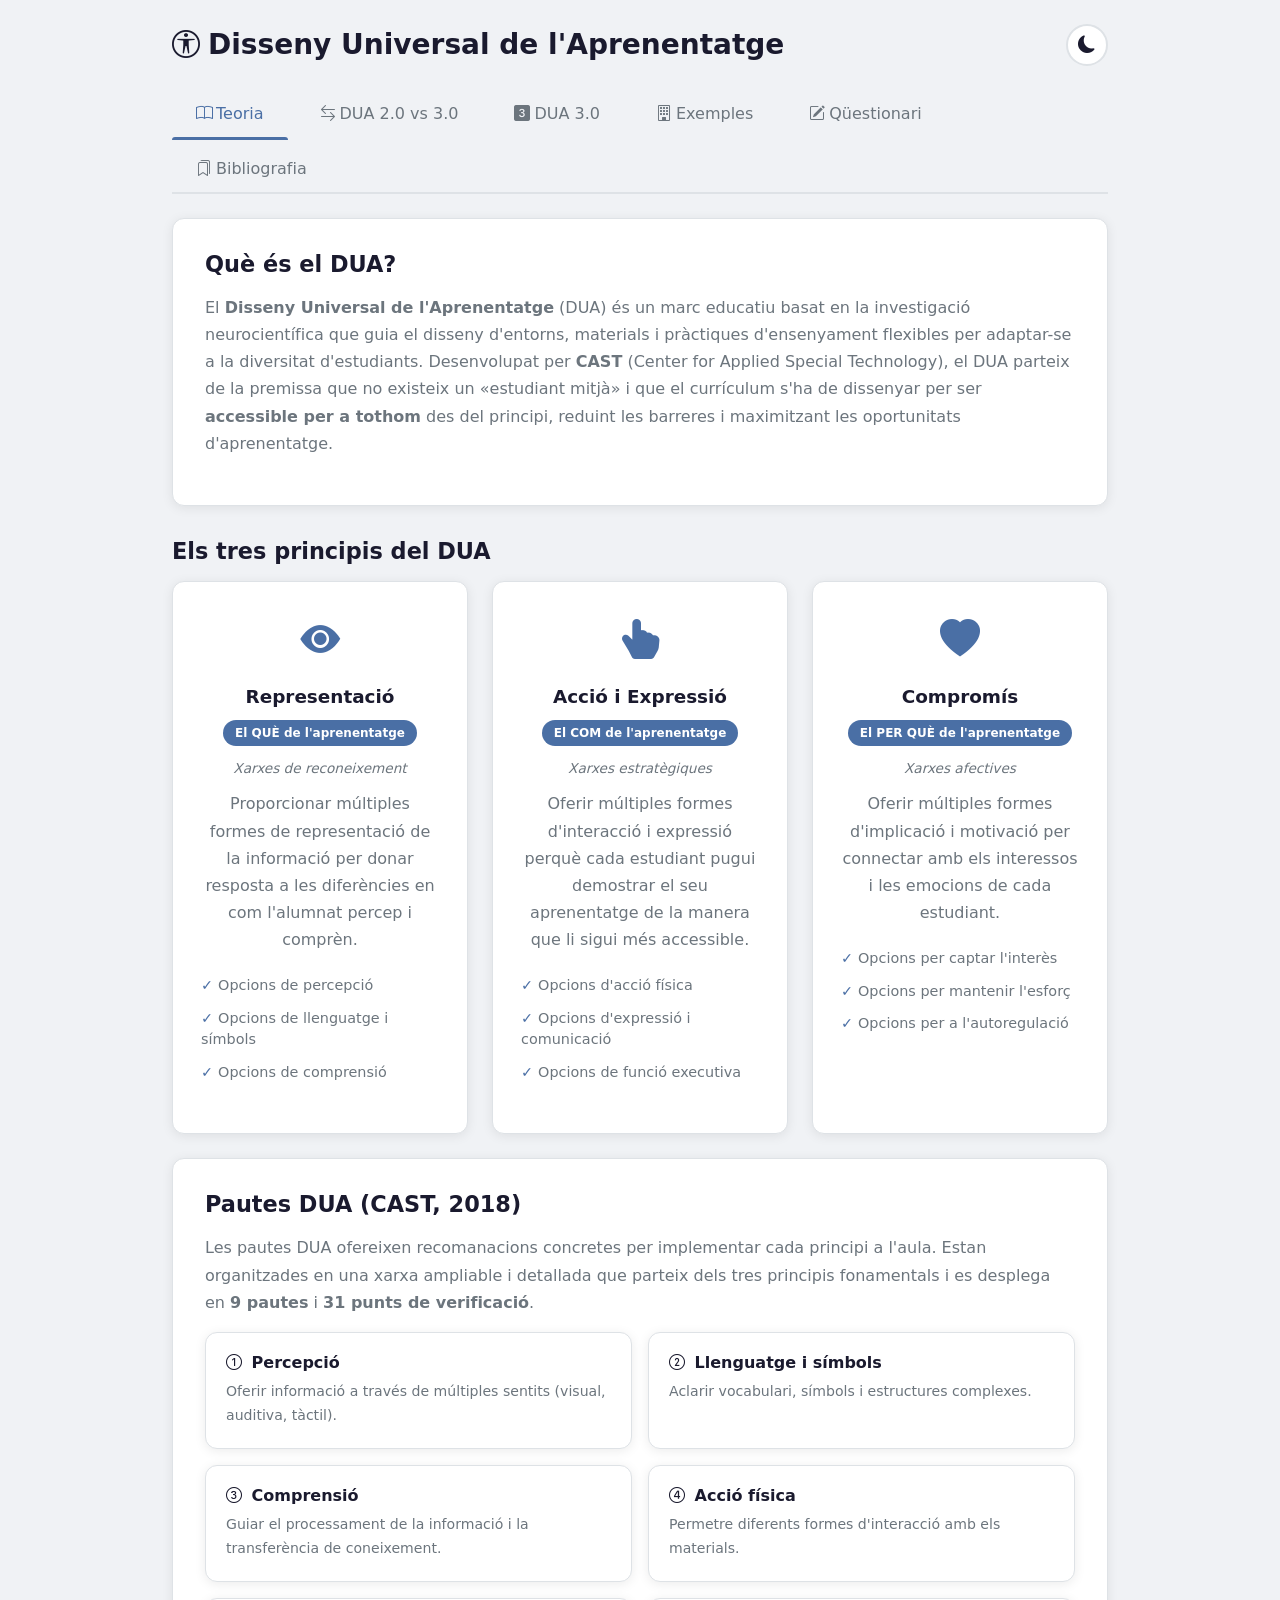
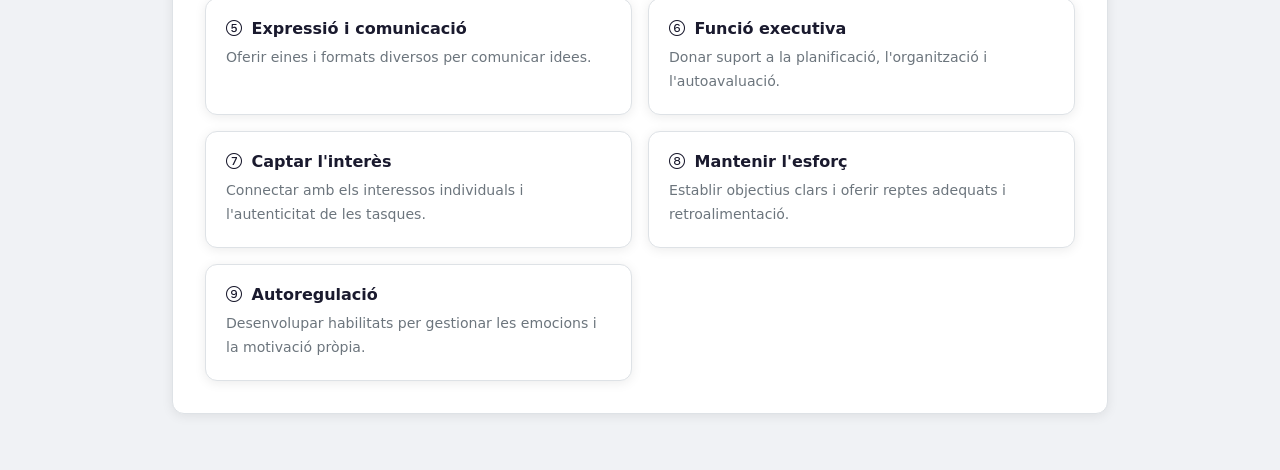
<file: src/scorm/index.html>
<!DOCTYPE html>
<html lang="ca">
<head>
  <meta charset="UTF-8">
  <meta name="viewport" content="width=device-width, initial-scale=1.0">
  <title>DUA — Disseny Universal de l'Aprenentatge</title>
  <link href="https://cdn.jsdelivr.net/npm/bootstrap@5.3.0/dist/css/bootstrap.min.css" rel="stylesheet">
  <link rel="stylesheet" href="https://cdn.jsdelivr.net/npm/bootstrap-icons@1.11.3/font/bootstrap-icons.min.css">
  <link rel="stylesheet" href="css/style.css">
</head>
<body data-theme="light">
  <div class="container py-4">

    <!-- Header -->
    <div class="d-flex justify-content-between align-items-center mb-4">
      <h1><i class="bi bi-universal-access-circle me-2"></i>Disseny Universal de l'Aprenentatge</h1>
      <button id="themeToggle" class="btn" aria-label="Canvia el tema">
        <i class="bi bi-moon-fill"></i>
      </button>
    </div>

    <!-- Tabs -->
    <ul class="nav nav-tabs" role="tablist">
      <li class="nav-item" role="presentation">
        <button class="nav-link active" data-tab="teoria" role="tab" aria-selected="true">
          <i class="bi bi-book me-1"></i>Teoria
        </button>
      </li>
      <li class="nav-item" role="presentation">
        <button class="nav-link" data-tab="comparativa" role="tab" aria-selected="false">
          <i class="bi bi-arrow-left-right me-1"></i>DUA 2.0 vs 3.0
        </button>
      </li>
      <li class="nav-item" role="presentation">
        <button class="nav-link" data-tab="dua30" role="tab" aria-selected="false">
          <i class="bi bi-3-square-fill me-1"></i>DUA 3.0
        </button>
      </li>
      <li class="nav-item" role="presentation">
        <button class="nav-link" data-tab="exemples" role="tab" aria-selected="false">
          <i class="bi bi-building me-1"></i>Exemples
        </button>
      </li>
      <li class="nav-item" role="presentation">
        <button class="nav-link" data-tab="quiz" role="tab" aria-selected="false">
          <i class="bi bi-pencil-square me-1"></i>Qüestionari
        </button>
      </li>
      <li class="nav-item" role="presentation">
        <button class="nav-link" data-tab="bibliografia" role="tab" aria-selected="false">
          <i class="bi bi-bookmarks me-1"></i>Bibliografia
        </button>
      </li>
    </ul>

    <!-- ======================== -->
    <!-- TAB: TEORIA              -->
    <!-- ======================== -->
    <div id="tab-teoria" class="tab-content active">

      <!-- Introducció -->
      <section class="intro-card mt-4">
        <h2>Què és el DUA?</h2>
        <p>
          El <strong>Disseny Universal de l'Aprenentatge</strong> (DUA) és un marc educatiu basat en la investigació
          neurocientífica que guia el disseny d'entorns, materials i pràctiques d'ensenyament flexibles per
          adaptar-se a la diversitat d'estudiants. Desenvolupat per <strong>CAST</strong> (Center for Applied
          Special Technology), el DUA parteix de la premissa que no existeix un «estudiant mitjà» i que el
          currículum s'ha de dissenyar per ser <strong>accessible per a tothom</strong> des del principi,
          reduint les barreres i maximitzant les oportunitats d'aprenentatge.
        </p>
      </section>

      <!-- Tres principis -->
      <h2 class="mb-3">Els tres principis del DUA</h2>
      <div class="row g-4 mb-4">

        <!-- Representació -->
        <div class="col-md-4">
          <div class="principle-card">
            <i class="bi bi-eye-fill principle-icon"></i>
            <h3>Representació</h3>
            <div class="subtitle">El QUÈ de l'aprenentatge</div>
            <div class="brain-network">Xarxes de reconeixement</div>
            <p>Proporcionar múltiples formes de representació de la informació per donar resposta a les diferències en com l'alumnat percep i comprèn.</p>
            <ul>
              <li>Opcions de percepció</li>
              <li>Opcions de llenguatge i símbols</li>
              <li>Opcions de comprensió</li>
            </ul>
          </div>
        </div>

        <!-- Acció i Expressió -->
        <div class="col-md-4">
          <div class="principle-card">
            <i class="bi bi-hand-index-thumb-fill principle-icon"></i>
            <h3>Acció i Expressió</h3>
            <div class="subtitle">El COM de l'aprenentatge</div>
            <div class="brain-network">Xarxes estratègiques</div>
            <p>Oferir múltiples formes d'interacció i expressió perquè cada estudiant pugui demostrar el seu aprenentatge de la manera que li sigui més accessible.</p>
            <ul>
              <li>Opcions d'acció física</li>
              <li>Opcions d'expressió i comunicació</li>
              <li>Opcions de funció executiva</li>
            </ul>
          </div>
        </div>

        <!-- Compromís -->
        <div class="col-md-4">
          <div class="principle-card">
            <i class="bi bi-heart-fill principle-icon"></i>
            <h3>Compromís</h3>
            <div class="subtitle">El PER QUÈ de l'aprenentatge</div>
            <div class="brain-network">Xarxes afectives</div>
            <p>Oferir múltiples formes d'implicació i motivació per connectar amb els interessos i les emocions de cada estudiant.</p>
            <ul>
              <li>Opcions per captar l'interès</li>
              <li>Opcions per mantenir l'esforç</li>
              <li>Opcions per a l'autoregulació</li>
            </ul>
          </div>
        </div>

      </div>

      <!-- Pautes -->
      <section class="intro-card">
        <h2>Pautes DUA (CAST, 2018)</h2>
        <p>
          Les pautes DUA ofereixen recomanacions concretes per implementar cada principi a l'aula.
          Estan organitzades en una xarxa ampliable i detallada que parteix dels tres principis fonamentals
          i es desplega en <strong>9 pautes</strong> i <strong>31 punts de verificació</strong>.
        </p>
        <div class="guidelines-grid mt-3">
          <div class="guideline-item">
            <h4><i class="bi bi-1-circle me-1"></i> Percepció</h4>
            <p>Oferir informació a través de múltiples sentits (visual, auditiva, tàctil).</p>
          </div>
          <div class="guideline-item">
            <h4><i class="bi bi-2-circle me-1"></i> Llenguatge i símbols</h4>
            <p>Aclarir vocabulari, símbols i estructures complexes.</p>
          </div>
          <div class="guideline-item">
            <h4><i class="bi bi-3-circle me-1"></i> Comprensió</h4>
            <p>Guiar el processament de la informació i la transferència de coneixement.</p>
          </div>
          <div class="guideline-item">
            <h4><i class="bi bi-4-circle me-1"></i> Acció física</h4>
            <p>Permetre diferents formes d'interacció amb els materials.</p>
          </div>
          <div class="guideline-item">
            <h4><i class="bi bi-5-circle me-1"></i> Expressió i comunicació</h4>
            <p>Oferir eines i formats diversos per comunicar idees.</p>
          </div>
          <div class="guideline-item">
            <h4><i class="bi bi-6-circle me-1"></i> Funció executiva</h4>
            <p>Donar suport a la planificació, l'organització i l'autoavaluació.</p>
          </div>
          <div class="guideline-item">
            <h4><i class="bi bi-7-circle me-1"></i> Captar l'interès</h4>
            <p>Connectar amb els interessos individuals i l'autenticitat de les tasques.</p>
          </div>
          <div class="guideline-item">
            <h4><i class="bi bi-8-circle me-1"></i> Mantenir l'esforç</h4>
            <p>Establir objectius clars i oferir reptes adequats i retroalimentació.</p>
          </div>
          <div class="guideline-item">
            <h4><i class="bi bi-9-circle me-1"></i> Autoregulació</h4>
            <p>Desenvolupar habilitats per gestionar les emocions i la motivació pròpia.</p>
          </div>
        </div>
      </section>

    </div>

    <!-- ======================== -->
    <!-- TAB: QÜESTIONARI         -->
    <!-- ======================== -->
    <div id="tab-quiz" class="tab-content">

      <section class="intro-card mt-4">
        <h2>Qüestionari per a docents</h2>
        <p>Respon les 10 preguntes següents per posar a prova els teus coneixements sobre el Disseny Universal de l'Aprenentatge.</p>
      </section>

      <!-- Progrés -->
      <div id="quiz-progress">
        <div class="progress-text">
          <span>0 de 10 respondes</span>
          <span>0%</span>
        </div>
        <div class="progress">
          <div class="progress-bar" role="progressbar" style="width: 0%"></div>
        </div>
      </div>

      <!-- Pregunta actual -->
      <div id="quiz-container"></div>

      <!-- Botons -->
      <div class="d-grid gap-2 mt-4">
        <button id="resetQuiz" class="btn btn-outline-primary btn-lg" style="display: none;">
          <i class="bi bi-arrow-counterclockwise me-1"></i>Tornar a intentar
        </button>
      </div>

      <!-- Resultat -->
      <div id="quiz-result">
        <div class="score" id="score-value">—</div>
        <div class="score-label" id="score-label">0 de 10 encertades</div>
        <div>
          <span class="score-message" id="score-message"></span>
        </div>
      </div>

    </div>

    <!-- ======================== -->
    <!-- TAB: EXEMPLES PRÀCTICS   -->
    <!-- ======================== -->
    <div id="tab-exemples" class="tab-content">

      <!-- Capçalera del centre -->
      <section class="school-header mt-4">
        <div class="school-header-content">
          <div class="school-icon">
            <i class="bi bi-building"></i>
          </div>
          <div>
            <h2>CEE Carmen Picó</h2>
            <p class="school-subtitle">+40 anys dedicats a l'educació especial · Alzira · València</p>
            <p>
              El <strong>Centre d'Educació Especial Carmen Picó</strong> és un centre
              públic comarcal de la Generalitat Valenciana que atén infants i joves
              amb discapacitat intel·lectual, trastorns de salut mental i/o de conducta, i necessitats
              educatives especials. El centre aplica el <strong>model DUA 3.0</strong> com a eix
              vertebrador de la seva metodologia educativa.
            </p>
          </div>
        </div>
      </section>

      <!-- Citació DUA 3.0 -->
      <section class="quote-card">
        <i class="bi bi-quote"></i>
        <blockquote>
          La metodologia es fonamenta en un enfocament constructivista i en l'aplicació del model
          <strong>DUA 3.0 (Disseny Universal per a l'Aprenentatge)</strong>, que permet dissenyar
          situacions d'aprenentatge flexibles, accessibles i ajustades a la diversitat de l'alumnat.
        </blockquote>
        <cite>— Projecte Educatiu de Centre, CEE Carmen Picó</cite>
      </section>

      <!-- Exemples per principi: Representació -->
      <h2 class="principle-heading" data-principle="representacio">
          <i class="bi bi-eye-fill"></i> Representació — El QUÈ de l'aprenentatge
      </h2>
      <p class="principle-desc">Proporcionar múltiples formes de representar la informació perquè tot l'alumnat pugui accedir als continguts.</p>
      <div class="examples-grid">
          <div class="example-card" data-principle="representacio">
              <i class="example-icon bi bi-chat-dots"></i>
          <h4>Pictogrames i suports visuals</h4>
          <p>Ús de sistemes augmentatius i alternatius de comunicació (SAAC) amb pictogrames, horaris visuals i seqüències il·lustrades per facilitar la comprensió.</p>
        </div>
        <div class="example-card" data-principle="representacio">
          <i class="example-icon bi bi-ear"></i>
          <h4>Materials multisensorials</h4>
          <p>Aprenentatge a través de múltiples canals sensorials: materials tàctils, auditius, visuals i manipulables adaptats a cada perfil d'alumnat.</p>
        </div>
        <div class="example-card" data-principle="representacio">
          <i class="example-icon bi bi-chat-dots"></i>
          <h4>Logopèdia i comunicació</h4>
          <p>Suport logopèdic individualitzat per treballar la comprensió i expressió del llenguatge, amb eines adaptades a les necessitats de cada alumne.</p>
        </div>
        <div class="example-card" data-principle="representacio">
          <i class="example-icon bi bi-book"></i>
          <h4>Materials adaptats</h4>
          <p>Elaboració de materials didàctics en formats accessibles: lletra gran, àudio, lectura fàcil, color codificat i suports digitals interactius.</p>
        </div>
      </div>

      <!-- Exemples per principi: Acció i Expressió -->
      <h2 class="principle-heading" data-principle="accio">
        <i class="bi bi-hand-index-thumb-fill"></i> Acció i Expressió — El COM de l'aprenentatge
      </h2>
      <p class="principle-desc">Oferir múltiples formes d'interacció i expressió perquè cada estudiant demostri el seu aprenentatge.</p>
      <div class="examples-grid">
        <div class="example-card" data-principle="accio">
          <i class="example-icon bi bi-tools"></i>
          <h4>Tallers pràctics</h4>
          <p>Tallers de cuina, i jardineria on l'alumnat desenvolupa habilitats motrius, cognitives i socials en contextos reals.</p>
        </div>
        <div class="example-card" data-principle="accio">
          <i class="example-icon bi bi-broadcast"></i>
          <h4>Ràdio escolar «Pocast puntualsr»</h4>
          <p>Entrevistes a persones que venen al centre per desenvolupar un projecte on els alumnes treballen l'expressió oral, la creativitat i el treball en equip.</p>
        </div>
        <div class="example-card" data-principle="accio">
          <i class="example-icon bi bi-briefcase"></i>
          <h4>Pràctiques laborals</h4>
          <p>Programa de pràctiques en entorns laborals reals, inclòs el Centre Especial de Treball (CET) del propi centre, per adquirir habilitats professionals.</p>
        </div>
        <div class="example-card" data-principle="accio">
          <i class="example-icon bi bi-water"></i>
          <h4>Aula Sensorial</h4>
          <p>Teràpies sensorials on es té en compte el perfil sensorial de l'alumnat estimulant formes d'interacció adients a les seues necessitats que combinen l'activitat física amb el treball d'habilitats motrius, sensorials i emocionals.</p>
        </div>
      </div>

      <!-- Exemples per principi: Compromís -->
      <h2 class="principle-heading" data-principle="compromis">
        <i class="bi bi-heart-fill"></i> Compromís — El PER QUÈ de l'aprenentatge
      </h2>
      <p class="principle-desc">Oferir múltiples formes d'implicació i motivació per connectar amb els interessos de cada estudiant.</p>
      <div class="examples-grid">
        <div class="example-card" data-principle="compromis">
          <i class="example-icon bi bi-trophy"></i>
          <h4>Premis i concursos</h4>
          <p>Concurs d'espressió artística que fomenta la creativitat, el treball cooperatiu i el gust per la literatura, amb reconeixement públic dels participants.</p>
        </div>
        <div class="example-card" data-principle="compromis">
          <i class="example-icon bi bi-calendar-event"></i>
          <h4>Festes i tradicions</h4>
          <p>Celebració de les festes del nostre entorn al centre, 9 d'octubre, castanyera, Nadal, Carnestolte, Falles, Pasqua i Final de Curs, que reforcen el sentiment de comunitat i pertinença.</p>
        </div>
        <div class="example-card" data-principle="compromis">
          <i class="example-icon bi bi-tree"></i>
          <h4>Sortides i colònies</h4>
          <p>Eixides pedagògiques a l'entorn pròxim i activitats a l'aire lliure que connecten l'aprenentatge amb l'entorn natural i social.</p>
        </div>
        <div class="example-card" data-principle="compromis">
          <i class="example-icon bi bi-globe2"></i>
          <h4>Compromís europeu</h4>
          <p>Participació en iniciatives Erasmus+ per tal de capacitar les persones i les organitzacions per créixer, connectar i donar forma al seu futur a tot Europa i més enllà.</p>
        </div>
      </div>

      <!-- Etapes educatives -->
      <section class="intro-card mt-4">
        <h2>Etapes educatives</h2>
        <p>El centre ofereix un itinerari formatiu complet que aplica el DUA 3.0 a cada etapa, garantint la continuïtat i la progressió de l'alumnat.</p>
        <div class="stages-grid">
          <div class="stage-card">
            <div class="stage-icon"><i class="bi bi-people"></i></div>
            <h4>Educació Infantil</h4>
            <p>Estimulació primerenca, comunicació i habilitats socials amb suport multisensorial.</p>
          </div>
          <div class="stage-card">
            <div class="stage-icon"><i class="bi bi-book"></i></div>
            <h4>Educació Primària</h4>
            <p>Aprenentatge competencial amb materials accessibles i metodologies actives.</p>
          </div>
          <div class="stage-card">
            <div class="stage-icon"><i class="bi bi-mortarboard"></i></div>
            <h4>ESO</h4>
            <p>Formació secundària amb orientació acadèmica i projectes pràctics.</p>
          </div>
          <div class="stage-card">
            <div class="stage-icon"><i class="bi bi-briefcase"></i></div>
            <h4>TVA</h4>
            <p>Transició a la Vida Adulta amb pràctiques laborals i autonomia personal.</p>
          </div>
          <div class="stage-card">
            <div class="stage-icon"><i class="bi bi-gear"></i></div>
            <h4>PFQB</h4>
            <p>Programes de Formació de Qualificació Bàsica Adaptada, els quals fomenten la inserció laboral i social.</p>
          </div>
        </div>
      </section>

      <!-- Serveis especialitzats -->
      <section class="intro-card">
        <h2>Serveis especialitzats</h2>
        <p>El DUA es complementa amb serveis de suport individualitzat que garanteixen l'accessibilitat universal.</p>
        <div class="guidelines-grid">
          <div class="guideline-item">
            <h4><i class="bi bi-brain me-1"></i> Psicopedagogia</h4>
            <p>Avaluació i orientació educativa, suport emocional i assessorament a les famílies.</p>
          </div>
          <div class="guideline-item">
            <h4><i class="bi bi-person-walking me-1"></i> Fisioteràpia</h4>
            <p>Rehabilitació motriu, estimulació sensorial i treball de la psicomotricitat.</p>
          </div>
          <div class="guideline-item">
            <h4><i class="bi bi-chat me-1"></i> Logopèdia</h4>
            <p>Suport a la comunicació oral i escrita, sistemes alternatius i augmentatius.</p>
          </div>
          <div class="guideline-item">
            <h4><i class="bi bi-people me-1"></i> Treball social</h4>
            <p>Acompanyament a les famílies, coordinació amb serveis externs i recursos comunitaris.</p>
          </div>
        </div>
      </section>

    </div>

    <!-- ======================== -->
    <!-- TAB: DUA 2.0 vs 3.0     -->
    <!-- ======================== -->
    <div id="tab-comparativa" class="tab-content">

      <!-- Introducció -->
      <section class="intro-card mt-4">
        <h2><i class="bi bi-arrow-left-right me-2"></i>DUA 2.0 vs DUA 3.0</h2>
        <p>
          El <strong>Disseny Universal de l'Aprenentatge</strong> no és un marc estàtic: evoluciona amb la recerca
          i la pràctica docent. El <strong>30 de juliol de 2024</strong>, CAST va publicar la versió 3.0 de les
          pautes DUA, la revisió més profunda des de la versió 2.0 (2011). Aquesta actualització incorpora anys
          de recerca en neurociència, educació inclusiva, pedagogies culturalment sostenibles i veus de
          professionals i investigadors de tot el món.
        </p>
      </section>

      <!-- DUA 2.0 -->
      <section class="intro-card">
        <h2><i class="bi bi-2-square me-2"></i>DUA 2.0 / 2.2 (2008–2018)</h2>
        <p>
          El marc DUA 2.0, publicat per CAST el 2008 i actualitzat a la versió 2.2 el 2018, va establir les bases
          del que avui entenem com a disseny universal per a l'aprenentatge. El seu objectiu era desenvolupar
          <strong>aprenents experts</strong>: estudiants amb recursos i coneixements, estratègics i orientats
          a objectius, i decidits i motivats.
        </p>
        <div class="version-grid">
          <div class="version-card">
            <div class="version-title">Objectiu</div>
            <p>Desenvolupar <strong>aprenents experts</strong></p>
          </div>
          <div class="version-card">
            <div class="version-title">Estructura</div>
            <p>3 principis · 9 pautes · <strong>31 punts de verificació</strong></p>
          </div>
          <div class="version-card">
            <div class="version-title">Preguntes</div>
            <p>Què? (Representació) · Com? (Acció) · Per què? (Compromís)</p>
          </div>
          <div class="version-card">
            <div class="version-title">Llenguatge</div>
            <p>«Proporcionar opcions per a...» — centrat en el docent</p>
          </div>
          <div class="version-card">
            <div class="version-title">Funció executiva</div>
            <p>Pauta 6 dins d'Acció i Expressió</p>
          </div>
          <div class="version-card">
            <div class="version-title">Barreres</div>
            <p>Físiques i curriculars</p>
          </div>
        </div>
      </section>

      <!-- DUA 3.0 -->
      <section class="intro-card">
        <h2><i class="bi bi-3-square me-2"></i>DUA 3.0 (2024)</h2>
        <p>
          La versió 3.0 representa un <strong>canvi de paradigma</strong>. L'objectiu ja no és formar «aprenents
          experts» sinó cultivar l'<strong>agentivitat de l'aprenent</strong> (<em>learner agency</em>): estudiants
          amb propòsit i reflexius, enginyosos i autèntics, estratègics i orientats a l'acció. El canvi
          fonamental és la incorporació del <strong>QUI</strong> de l'aprenentatge: la identitat com a part
          central de la variabilitat humana.
        </p>
        <div class="version-grid">
          <div class="version-card highlight">
            <div class="version-title">Objectiu</div>
            <p><strong>Agentivitat de l'aprenent</strong> (learner agency)</p>
          </div>
          <div class="version-card highlight">
            <div class="version-title">Estructura</div>
            <p>3 principis · 9 pautes · <strong>35 consideracions</strong> (abans punts de verificació)</p>
          </div>
          <div class="version-card highlight">
            <div class="version-title">Preguntes</div>
            <p>Què? · Com? · Per què? + <strong>QUI?</strong> (identitat)</p>
          </div>
          <div class="version-card highlight">
            <div class="version-title">Llenguatge</div>
            <p>«Dissenyar opcions per a...» — centrat en l'aprenent</p>
          </div>
          <div class="version-card highlight">
            <div class="version-title">Funció executiva</div>
            <p>Reestructurada horitzontalment als 3 principis</p>
          </div>
          <div class="version-card highlight">
            <div class="version-title">Barreres</div>
            <p>Físiques, curriculars + <strong>biaixos individuals, institucionals i sistèmics</strong></p>
          </div>
        </div>
      </section>

      <!-- Taula comparativa -->
      <section class="intro-card">
        <h2><i class="bi bi-table me-2"></i>Taula comparativa</h2>
        <p>Comparació detallada dels aspectes clau de cada versió.</p>
        <div class="table-responsive">
          <table class="comparison-table">
            <thead>
              <tr>
                <th>Aspecte</th>
                <th>DUA 2.0 / 2.2</th>
                <th>DUA 3.0</th>
              </tr>
            </thead>
            <tbody>
              <tr>
                <td>Objectiu</td>
                <td>Aprenents experts</td>
                <td class="cell-new">Agentivitat de l'aprenent</td>
              </tr>
              <tr>
                <td>Pregunta clau</td>
                <td>Què? Com? Per què?</td>
                <td class="cell-new">+ <strong>Qui?</strong> (identitat com a variabilitat)</td>
              </tr>
              <tr>
                <td>Llenguatge</td>
                <td>«Proporcionar opcions de...»</td>
                <td class="cell-new">«Dissenyar opcions per a...»</td>
              </tr>
              <tr>
                <td>Punts / Consideracions</td>
                <td>31 punts de verificació</td>
                <td class="cell-new">35 consideracions (4 de noves)</td>
              </tr>
              <tr>
                <td>Barreres</td>
                <td>Físiques i curriculars</td>
                <td class="cell-new">+ Biaixos individuals, institucionals, sistèmics</td>
              </tr>
              <tr>
                <td>Aprenentatge</td>
                <td>Individual</td>
                <td class="cell-new">Col·lectiu i interdependent</td>
              </tr>
              <tr>
                <td>Destinatari del llenguatge</td>
                <td>Centrat en el docent</td>
                <td class="cell-new">Centrat en l'aprenent</td>
              </tr>
              <tr>
                <td>Compromís (Per què)</td>
                <td>Captar interès, mantenir esforç, autorregulació</td>
                <td class="cell-new">Acollir interessos i identitats, pertinença, <strong>alegria, joc</strong>; creixement emocional</td>
              </tr>
              <tr>
                <td>Representació (Què)</td>
                <td>Percepció, llenguatge, comprensió</td>
                <td class="cell-new">+ Perspectives i identitats diverses, <strong>múltiples formes de conèixer</strong></td>
              </tr>
              <tr>
                <td>Acció i Expressió (Com)</td>
                <td>Acció física, expressió, funció executiva</td>
                <td class="cell-new"><strong>Interacció</strong> (no acció física), + formes d'expressió històricament silenciades</td>
              </tr>
              <tr>
                <td>Funció executiva</td>
                <td>Una pauta dins Acció i Expressió</td>
                <td class="cell-new">Reestructurada horitzontalment als 3 principis (Access · Support · Executive Function)</td>
              </tr>
              <tr>
                <td>Organització horitzontal</td>
                <td>No existia</td>
                <td class="cell-new">Access · Support · Executive Function</td>
              </tr>
              <tr>
                <td>Tecnologia</td>
                <td>Eina de suport</td>
                <td class="cell-new">Part central de l'aprenentatge (IA, apps adaptatives)</td>
              </tr>
              <tr>
                <td>Avaluació</td>
                <td>Al final del procés</td>
                <td class="cell-new"><strong>Acompanyament continu</strong>: feedback constant, autoevaluació, coevaluació</td>
              </tr>
            </tbody>
          </table>
        </div>
      </section>

      <!-- Novetats clau del DUA 3.0 -->
      <section class="intro-card">
        <h2><i class="bi bi-stars me-2"></i>Novetats clau del DUA 3.0</h2>
        <p>Deu aportacions fonamentals que transformen el marc DUA.</p>
        <div class="novelties-grid">
          <div class="novelty-card">
            <div class="novelty-badge">1</div>
            <i class="novelty-icon bi bi-person-badge"></i>
            <h4>Identitat com a variabilitat</h4>
            <p>El <strong>QUI</strong> de l'aprenentatge. Les identitats múltiples i interseccionals de l'alumnat es reconeixen com a part essencial de la variabilitat humana.</p>
          </div>
          <div class="novelty-card">
            <div class="novelty-badge">2</div>
            <i class="novelty-icon bi bi-star"></i>
            <h4>Agentivitat de l'aprenent</h4>
            <p>Se substitueix l'«aprenent expert» per l'<strong>agentivitat</strong>: l'aprenent pren el control del seu aprenentatge amb propòsit, reflexió i acció.</p>
          </div>
          <div class="novelty-card">
            <div class="novelty-badge">3</div>
            <i class="novelty-icon bi bi-shield-exclamation"></i>
            <h4>Biaixos i equitat</h4>
            <p>Reconeixement actiu dels <strong>biaixos individuals, institucionals i sistèmics</strong> com a barreres per a l'aprenentatge sense límits.</p>
          </div>
          <div class="novelty-card">
            <div class="novelty-badge">4</div>
            <i class="novelty-icon bi bi-people"></i>
            <h4>Interdependència</h4>
            <p>L'aprenentatge deixa de ser purament individual per esdevenir <strong>col·lectiu i interdependent</strong>, basat en la col·laboració i el suport mutu.</p>
          </div>
          <div class="novelty-card">
            <div class="novelty-badge">5</div>
            <i class="novelty-icon bi bi-heart"></i>
            <h4>Pertinença i comunitat</h4>
            <p>Foment actiu del <strong>sentiment de pertinença</strong> i de comunitat com a element fonamental del compromís amb l'aprenentatge.</p>
          </div>
          <div class="novelty-card">
            <div class="novelty-badge">6</div>
            <i class="novelty-icon bi bi-emoji-smile"></i>
            <h4>Alegria i joc</h4>
            <p>S'introdueixen l'<strong>alegria</strong> i el <strong>joc</strong> com a elements clau per acollir els interessos i les identitats de l'alumnat.</p>
          </div>
          <div class="novelty-card">
            <div class="novelty-badge">7</div>
            <i class="novelty-icon bi bi-flower1"></i>
            <h4>Creixement emocional</h4>
            <p>L'«autorregulació» esdevé <strong>creixement emocional</strong>: reconèixer expectatives, desenvolupar consciència d'un mateix i dels altres.</p>
          </div>
          <div class="novelty-card">
            <div class="novelty-badge">8</div>
            <i class="novelty-icon bi bi-globe"></i>
            <h4>Múltiples formes de conèixer</h4>
            <p>Es valoren formes de coneixement <strong>més enllà dels enfocaments occidentals</strong>, incorporant perspectives indígenes i diverses.</p>
          </div>
          <div class="novelty-card">
            <div class="novelty-badge">9</div>
            <i class="novelty-icon bi bi-chat-square-text"></i>
            <h4>Llenguatge centrat en l'aprenent</h4>
            <p>De «proporcionar» a «dissenyar». Les pautes passen a ser una eina que pot utilitzar tant el docent com <strong>l'aprenent</strong>.</p>
          </div>
          <div class="novelty-card">
            <div class="novelty-badge">10</div>
            <i class="novelty-icon bi bi-diagram-3"></i>
            <h4>35 consideracions</h4>
            <p>Els punts de verificació es reformulen com a <strong>consideracions</strong> (35 en total: 31 reformulades + 4 de noves), sense numeració rígida.</p>
          </div>
        </div>
      </section>

      <!-- Timeline evolutiu -->
      <section class="intro-card">
        <h2><i class="bi bi-clock-history me-2"></i>Evolució del DUA</h2>
        <p>Línia del temps de les versions publicades per CAST.</p>
        <div class="timeline">
          <div class="timeline-item">
            <div class="timeline-year">2008</div>
            <div class="timeline-content">
              <strong>DUA 1.0</strong>
              <p>Primera versió de les pautes CAST</p>
            </div>
          </div>
          <div class="timeline-item highlight">
            <div class="timeline-year">2011</div>
            <div class="timeline-content">
              <strong>DUA 2.0</strong>
              <p>Actualització amb noves pautes i punts de verificació</p>
            </div>
          </div>
          <div class="timeline-item">
            <div class="timeline-year">2018</div>
            <div class="timeline-content">
              <strong>DUA 2.2</strong>
              <p>Refinament de la versió 2.0</p>
            </div>
          </div>
          <div class="timeline-item current">
            <div class="timeline-year">2024</div>
            <div class="timeline-content">
              <strong>DUA 3.0</strong>
              <p>Canvi de paradigma: agentivitat, identitat, equitat</p>
            </div>
          </div>
        </div>
      </section>

    </div>

    <!-- ======================== -->
    <!-- TAB: DUA 3.0             -->
    <!-- ======================== -->
    <div id="tab-dua30" class="tab-content">

      <!-- Introducció -->
      <section class="intro-card mt-4">
        <h2><i class="bi bi-3-square-fill me-2"></i>DUA 3.0 — El marc actualitzat (CAST, 2024)</h2>
        <p>
          El <strong>30 de juliol de 2024</strong>, CAST va publicar la versió 3.0 de les pautes DUA,
          la revisió més profunda des de la versió 2.0. L'objectiu ja no és formar «aprenents experts»
          sinó cultivar l'<strong>agentivitat de l'aprenent</strong> (<em>learner agency</em>): estudiants
          amb propòsit i reflexius, enginyosos i autèntics, estratègics i orientats a l'acció.
        </p>
        <p>
          La gran novetat és la incorporació del <strong>QUI</strong> de l'aprenentatge: la identitat com a
          part central de la variabilitat humana. El marc s'organitza en <strong>3 principis · 9 pautes ·
          <em>36 consideracions</em></strong>, amb una estructura horitzontal nova que travessa cada principi:
          <strong>Accés</strong> (Access) → <strong>Suport</strong> (Support) → <strong>Funció Executiva</strong> (Executive Function).
        </p>
      </section>

      <!-- ============================================================ -->
      <!-- PRINCIPI 1: REPRESENTACIÓ                                     -->
      <!-- ============================================================ -->
      <section class="principle-section" data-principle="representacio">
        <h2 class="principle-heading" data-principle="representacio">
          <i class="bi bi-eye-fill"></i> Representació — El QUÈ de l'aprenentatge
        </h2>
        <p class="principle-desc">
          Dissenyar múltiples formes de representació per donar resposta a les diferències en com l'alumnat percep i comprèn la informació.
        </p>

        <div class="dua30-grid">

          <!-- Pauta 1: Percepció (Accés) -->
          <div class="guideline-card">
            <span class="horizontal-badge access-badge">Accés</span>
            <h4><i class="bi bi-1-circle me-1"></i> Percepció</h4>
            <p>Oferir informació a través de múltiples canals sensorials i perspectives diverses.</p>
            <ul class="consideration-list">
              <li class="consideration-item">
                <span class="cons-number">1.1</span>
                <span class="cons-text">Apoyar les oportunitats per personalitzar la presentació de la informació (tipografia, mida, color, espaiat)</span>
              </li>
              <li class="consideration-item">
                <span class="cons-number">1.2</span>
                <span class="cons-text">Apoyar múltiples formes de percebre la informació (auditiva, visual, tàctil)</span>
              </li>
              <li class="consideration-item">
                <span class="cons-number">1.3</span>
                <span class="cons-text">Representar una diversitat de perspectives i identitats de maneres autèntiques</span>
              </li>
            </ul>
          </div>

          <!-- Pauta 2: Llenguatge i símbols (Suport) -->
          <div class="guideline-card">
            <span class="horizontal-badge support-badge">Suport</span>
            <h4><i class="bi bi-2-circle me-1"></i> Llenguatge i símbols</h4>
            <p>Aclarir el vocabulari, l'estructura lingüística i abordar els biaixos en l'ús del llenguatge.</p>
            <ul class="consideration-list">
              <li class="consideration-item">
                <span class="cons-number">2.1</span>
                <span class="cons-text">Aclarir vocabulari, símbols i estructures lingüístiques</span>
              </li>
              <li class="consideration-item">
                <span class="cons-number">2.2</span>
                <span class="cons-text">Respaldar la comprensió de textos, notacions matemàtiques i símbols</span>
              </li>
              <li class="consideration-item">
                <span class="cons-number">2.3</span>
                <span class="cons-text">Promoure la comprensió i el respecte entre llengües i dialectes</span>
              </li>
              <li class="consideration-item">
                <span class="cons-number">2.4</span>
                <span class="cons-text">Abordar els biaixos en l'ús del llenguatge i els símbols</span>
              </li>
              <li class="consideration-item">
                <span class="cons-number">2.5</span>
                <span class="cons-text">Il·lustrar a través de múltiples mitjans (visuals, àudio, manipulables)</span>
              </li>
            </ul>
          </div>

          <!-- Pauta 3: Construcció del coneixement (F. Executiva) -->
          <div class="guideline-card">
            <span class="horizontal-badge exec-badge">F. Executiva</span>
            <h4><i class="bi bi-3-circle me-1"></i> Construcció del coneixement</h4>
            <p>Guiar el processament de la informació i connectar el nou aprenentatge amb coneixements previs.</p>
            <ul class="consideration-list">
              <li class="consideration-item">
                <span class="cons-number">3.1</span>
                <span class="cons-text">Connectar el coneixement previ amb el nou aprenentatge</span>
              </li>
              <li class="consideration-item">
                <span class="cons-number">3.2</span>
                <span class="cons-text">Resaltar i explorar patrons, característiques clau, idees rellevants i relacions</span>
              </li>
              <li class="consideration-item">
                <span class="cons-number">3.3</span>
                <span class="cons-text">Fomentar múltiples formes de coneixement i creació de significat</span>
              </li>
              <li class="consideration-item">
                <span class="cons-number">3.4</span>
                <span class="cons-text">Maximitzar la transferència i la generalització</span>
              </li>
            </ul>
          </div>

        </div>
      </section>

      <!-- ============================================================ -->
      <!-- PRINCIPI 2: ACCIÓ I EXPRESSIÓ                                 -->
      <!-- ============================================================ -->
      <section class="principle-section" data-principle="accio">
        <h2 class="principle-heading" data-principle="accio">
          <i class="bi bi-hand-index-thumb-fill"></i> Acció i Expressió — El COM de l'aprenentatge
        </h2>
        <p class="principle-desc">
          Oferir múltiples formes d'interacció i expressió perquè cada estudiant pugui demostrar el seu aprenentatge.
        </p>

        <div class="dua30-grid">

          <!-- Pauta 4: Interacció (Accés) -->
          <div class="guideline-card">
            <span class="horizontal-badge access-badge">Accés</span>
            <h4><i class="bi bi-4-circle me-1"></i> Interacció</h4>
            <p>Diversificar les maneres com l'alumnat interactua amb els materials i l'entorn.</p>
            <ul class="consideration-list">
              <li class="consideration-item">
                <span class="cons-number">4.1</span>
                <span class="cons-text">Diversificar i valorar els mètodes de resposta, navegació i moviment</span>
              </li>
              <li class="consideration-item">
                <span class="cons-number">4.2</span>
                <span class="cons-text">Optimitzar l'accés a materials accessibles i tecnologies d'assistència</span>
              </li>
            </ul>
          </div>

          <!-- Pauta 5: Expressió i comunicació (Suport) -->
          <div class="guideline-card">
            <span class="horizontal-badge support-badge">Suport</span>
            <h4><i class="bi bi-5-circle me-1"></i> Expressió i comunicació</h4>
            <p>Oferir eines i formats diversos per comunicar idees i crear significat.</p>
            <ul class="consideration-list">
              <li class="consideration-item">
                <span class="cons-number">5.1</span>
                <span class="cons-text">Usar múltiples mitjans per a la comunicació</span>
              </li>
              <li class="consideration-item">
                <span class="cons-number">5.2</span>
                <span class="cons-text">Usar múltiples eines per a la construcció, composició i creativitat</span>
              </li>
              <li class="consideration-item">
                <span class="cons-number">5.3</span>
                <span class="cons-text">Desenvolupar fluïdesa amb suport gradual per a la pràctica i el rendiment</span>
              </li>
              <li class="consideration-item">
                <span class="cons-number">5.4</span>
                <span class="cons-text">Abordar els biaixos relacionats amb els modes d'expressió i comunicació</span>
              </li>
            </ul>
          </div>

          <!-- Pauta 6: Desenvolupament d'estratègies (F. Executiva) -->
          <div class="guideline-card">
            <span class="horizontal-badge exec-badge">F. Executiva</span>
            <h4><i class="bi bi-6-circle me-1"></i> Desenvolupament d'estratègies</h4>
            <p>Donar suport a la planificació, l'organització i el monitoratge del propi aprenentatge.</p>
            <ul class="consideration-list">
              <li class="consideration-item">
                <span class="cons-number">6.1</span>
                <span class="cons-text">Establir objectius significatius</span>
              </li>
              <li class="consideration-item">
                <span class="cons-number">6.2</span>
                <span class="cons-text">Planificar i anticipar els desafiaments</span>
              </li>
              <li class="consideration-item">
                <span class="cons-number">6.3</span>
                <span class="cons-text">Organitzar la informació i els recursos</span>
              </li>
              <li class="consideration-item">
                <span class="cons-number">6.4</span>
                <span class="cons-text">Millorar la capacitat per controlar el progrés</span>
              </li>
              <li class="consideration-item">
                <span class="cons-number">6.5</span>
                <span class="cons-text">Desafiar les pràctiques excloents</span>
              </li>
            </ul>
          </div>

        </div>
      </section>

      <!-- ============================================================ -->
      <!-- PRINCIPI 3: COMPROMÍS                                         -->
      <!-- ============================================================ -->
      <section class="principle-section" data-principle="compromis">
        <h2 class="principle-heading" data-principle="compromis">
          <i class="bi bi-heart-fill"></i> Compromís — El PER QUÈ de l'aprenentatge
        </h2>
        <p class="principle-desc">
          Oferir múltiples formes d'implicació i motivació per connectar amb els interessos, les identitats i les emocions de cada estudiant.
        </p>

        <div class="dua30-grid">

          <!-- Pauta 7: Acollir interessos i identitats (Accés) -->
          <div class="guideline-card">
            <span class="horizontal-badge access-badge">Accés</span>
            <h4><i class="bi bi-7-circle me-1"></i> Acollir interessos i identitats</h4>
            <p>Connectar amb els interessos individuals i crear un entorn segur i acollidor.</p>
            <ul class="consideration-list">
              <li class="consideration-item">
                <span class="cons-number">7.1</span>
                <span class="cons-text">Optimitzar l'elecció i l'autonomia</span>
              </li>
              <li class="consideration-item">
                <span class="cons-number">7.2</span>
                <span class="cons-text">Optimitzar la rellevància, el valor i l'autenticitat</span>
              </li>
              <li class="consideration-item">
                <span class="cons-number">7.3</span>
                <span class="cons-text">Promoure l'alegria i el joc</span>
              </li>
              <li class="consideration-item">
                <span class="cons-number">7.4</span>
                <span class="cons-text">Abordar els biaixos, les amenaces i les distraccions</span>
              </li>
            </ul>
          </div>

          <!-- Pauta 8: Mantenir l'esforç i la constància (Suport) -->
          <div class="guideline-card">
            <span class="horizontal-badge support-badge">Suport</span>
            <h4><i class="bi bi-8-circle me-1"></i> Mantenir l'esforç i la constància</h4>
            <p>Establir objectius clars i oferir reptes adequats, col·laboració i retroalimentació.</p>
            <ul class="consideration-list">
              <li class="consideration-item">
                <span class="cons-number">8.1</span>
                <span class="cons-text">Aclarir el significat i el propòsit dels objectius</span>
              </li>
              <li class="consideration-item">
                <span class="cons-number">8.2</span>
                <span class="cons-text">Optimitzar els desafiaments i el suport</span>
              </li>
              <li class="consideration-item">
                <span class="cons-number">8.3</span>
                <span class="cons-text">Fomentar la col·laboració, la interdependència i l'aprenentatge col·lectiu</span>
              </li>
              <li class="consideration-item">
                <span class="cons-number">8.4</span>
                <span class="cons-text">Fomentar la pertinença i la comunitat</span>
              </li>
              <li class="consideration-item">
                <span class="cons-number">8.5</span>
                <span class="cons-text">Oferir retroalimentació orientada a l'acció</span>
              </li>
            </ul>
          </div>

          <!-- Pauta 9: Capacitat emocional (F. Executiva) -->
          <div class="guideline-card">
            <span class="horizontal-badge exec-badge">F. Executiva</span>
            <h4><i class="bi bi-9-circle me-1"></i> Capacitat emocional</h4>
            <p>Desenvolupar habilitats per gestionar les emocions, la motivació i les relacions amb els altres.</p>
            <ul class="consideration-list">
              <li class="consideration-item">
                <span class="cons-number">9.1</span>
                <span class="cons-text">Reconèixer expectatives, creences i motivacions</span>
              </li>
              <li class="consideration-item">
                <span class="cons-number">9.2</span>
                <span class="cons-text">Desenvolupar consciència d'un mateix i dels altres</span>
              </li>
              <li class="consideration-item">
                <span class="cons-number">9.3</span>
                <span class="cons-text">Promoure la reflexió individual i col·lectiva</span>
              </li>
              <li class="consideration-item">
                <span class="cons-number">9.4</span>
                <span class="cons-text">Fomentar l'empatia i les pràctiques restauratives</span>
              </li>
            </ul>
          </div>

        </div>
      </section>

      <!-- Resum numèric -->
      <section class="intro-card">
        <h2><i class="bi bi-bar-chart-steps me-2"></i>Resum de l'estructura DUA 3.0</h2>
        <div class="summary-grid">
          <div class="summary-item">
            <div class="summary-number">3</div>
            <div class="summary-label">Principis</div>
          </div>
          <div class="summary-item">
            <div class="summary-number">9</div>
            <div class="summary-label">Pautes</div>
          </div>
          <div class="summary-item">
            <div class="summary-number">36</div>
            <div class="summary-label">Consideracions</div>
          </div>
          <div class="summary-item">
            <div class="summary-number">3</div>
            <div class="summary-label">Nivells horitzontals<br><small>Accés · Suport · F. Executiva</small></div>
          </div>
        </div>
      </section>

      <!-- Novetats clau -->
      <section class="intro-card">
        <h2><i class="bi bi-stars me-2"></i>Què canvia respecte al DUA 2.0?</h2>
        <div class="novelties-grid">
          <div class="novelty-card">
            <div class="novelty-badge">1</div>
            <i class="novelty-icon bi bi-person-badge"></i>
            <h4>Identitat com a variabilitat</h4>
            <p>El <strong>QUI</strong> de l'aprenentatge. Les identitats múltiples i interseccionals es reconeixen com a part essencial de la variabilitat humana.</p>
          </div>
          <div class="novelty-card">
            <div class="novelty-badge">2</div>
            <i class="novelty-icon bi bi-star"></i>
            <h4>Agentivitat de l'aprenent</h4>
            <p>Se substitueix l'«aprenent expert» per l'<strong>agentivitat</strong>: l'aprenent pren el control del seu propi aprenentatge.</p>
          </div>
          <div class="novelty-card">
            <div class="novelty-badge">3</div>
            <i class="novelty-icon bi bi-diagram-3"></i>
            <h4>Estructura horitzontal</h4>
            <p>Cada principi s'organitza en <strong>Accés · Suport · Funció Executiva</strong>, una novetat estructural fonamental.</p>
          </div>
          <div class="novelty-card">
            <div class="novelty-badge">4</div>
            <i class="novelty-icon bi bi-shield-exclamation"></i>
            <h4>Biaixos i equitat</h4>
            <p>Reconeixement actiu dels <strong>biaixos individuals, institucionals i sistèmics</strong> com a barreres per a l'aprenentatge.</p>
          </div>
          <div class="novelty-card">
            <div class="novelty-badge">5</div>
            <i class="novelty-icon bi bi-people"></i>
            <h4>Interdependència</h4>
            <p>L'aprenentatge deixa de ser purament individual per esdevenir <strong>col·lectiu i interdependent</strong>.</p>
          </div>
          <div class="novelty-card">
            <div class="novelty-badge">6</div>
            <i class="novelty-icon bi bi-heart"></i>
            <h4>Pertinença i comunitat</h4>
            <p>Foment actiu del <strong>sentiment de pertinença</strong> com a element fonamental del compromís.</p>
          </div>
          <div class="novelty-card">
            <div class="novelty-badge">7</div>
            <i class="novelty-icon bi bi-emoji-smile"></i>
            <h4>Alegria i joc</h4>
            <p>S'introdueixen l'<strong>alegria</strong> i el <strong>joc</strong> com a elements clau per a l'aprenentatge.</p>
          </div>
          <div class="novelty-card">
            <div class="novelty-badge">8</div>
            <i class="novelty-icon bi bi-flower1"></i>
            <h4>Creixement emocional</h4>
            <p>L'«autorregulació» esdevé <strong>capacitat emocional</strong>: empatia, pràctiques restauratives i reflexió.</p>
          </div>
          <div class="novelty-card">
            <div class="novelty-badge">9</div>
            <i class="novelty-icon bi bi-globe"></i>
            <h4>Múltiples formes de conèixer</h4>
            <p>Es valoren formes de coneixement <strong>més enllà dels enfocaments occidentals</strong>.</p>
          </div>
          <div class="novelty-card">
            <div class="novelty-badge">10</div>
            <i class="novelty-icon bi bi-chat-square-text"></i>
            <h4>Llenguatge centrat en l'aprenent</h4>
            <p>De «proporcionar» a «dissenyar». Les pautes poden ser utilitzades tant pel docent com per l'<strong>aprenent</strong>.</p>
          </div>
        </div>
      </section>

    </div>

    <!-- ======================== -->
    <!-- TAB: BIBLIOGRAFIA         -->
    <!-- ======================== -->
    <div id="tab-bibliografia" class="tab-content">

      <section class="intro-card mt-4">
        <h2><i class="bi bi-bookmarks me-2"></i>Bibliografia</h2>
        <p>Llista de referències bibliogràfiques sobre el Disseny Universal de l'Aprenentatge (DUA) en format APA (7a edició).</p>
      </section>

      <section class="biblio-card">
        <ol class="biblio-list">

          <li class="biblio-item">Al-Azawei, A., Parslow, P., &amp; Lundqvist, K. (2017). The effect of universal design for learning (UDL) application on e-learning acceptance: A structural equation model. <i>International Review of Research in Open and Distributed Learning</i>, <i>18</i>(6), 54–87. <a href="https://doi.org/10.19173/irrodl.v18i6.2880" target="_blank">https://doi.org/10.19173/irrodl.v18i6.2880</a></li>

          <li class="biblio-item">Alba Pastor, C. (2012). Aportacions del Disseny Universal per a l'Aprenentatge i dels materials digitals en el lograment d'una ensenyança accessible. <i>Revista @gora Digit@l</i>, <i>11</i>(1), 3–27.</li>

          <li class="biblio-item">Alba Pastor, C. (Coord.). (2014). <i>Disseny Universal per a l'Aprenentatge (DUA): Pautes per a la seua introducció en el currículum</i>. Edicions de la Universitat Autònoma de Madrid.</li>

          <li class="biblio-item">Alba Pastor, C. (2019). <i>Disseny Universal per a l'Aprenentatge: Un model teoricopràctic per a una educació inclusiva de qualitat</i>. Universitat Autònoma de Madrid.</li>

          <li class="biblio-item">Basham, J. D., &amp; Marino, M. T. (2013). Understanding STEM education and supporting students through universal design for learning. <i>Teaching Exceptional Children</i>, <i>45</i>(4), 8–15. <a href="https://doi.org/10.1177/004005991304500401" target="_blank">https://doi.org/10.1177/004005991304500401</a></li>

          <li class="biblio-item">CAST. (2011). <i>Universal design for learning guidelines version 2.0</i>. Wakefield, MA: Author. <a href="https://udlguidelines.cast.org" target="_blank">https://udlguidelines.cast.org</a></li>

          <li class="biblio-item">CAST. (2018). <i>Universal design for learning guidelines version 2.2</i>. Wakefield, MA: Author. <a href="https://udlguidelines.cast.org" target="_blank">https://udlguidelines.cast.org</a></li>

          <li class="biblio-item">CAST. (2024). <i>Universal design for learning guidelines version 3.0</i>. Wakefield, MA: Author. <a href="https://udlguidelines.cast.org" target="_blank">https://udlguidelines.cast.org</a></li>

          <li class="biblio-item">Courey, S. J., Tappe, P., Siker, J., &amp; LePage, P. (2013). Improved lesson planning with universal design for learning (UDL). <i>Teacher Education and Special Education</i>, <i>36</i>(1), 7–27. <a href="https://doi.org/10.1177/0888406412446178" target="_blank">https://doi.org/10.1177/0888406412446178</a></li>

          <li class="biblio-item">De la Fuente-González, S., Menéndez Álvarez-Hevia, D., &amp; Rodríguez-Martín, A. (2025). Disseny Universal per a l'Aprenentatge: Una revisió sistemàtica del seu paper en la formació docent. <i>Alteridad</i>, <i>20</i>(1), 113–128. <a href="https://doi.org/10.17163/alt.v20n1.2025.09" target="_blank">https://doi.org/10.17163/alt.v20n1.2025.09</a></li>

          <li class="biblio-item">Elizondo Carmona, C. (2020). <i>Cap a la inclusió educativa a la universitat: Disseny Universal per a l'Aprenentatge i l'educació de qualitat</i>. Octaedro.</li>

          <li class="biblio-item">Hall, T. E., Meyer, A., &amp; Rose, D. H. (Eds.). (2012). <i>Universal design for learning in the classroom: Practical applications</i>. Guilford Press.</li>

          <li class="biblio-item">Hitchcock, C., Meyer, A., Rose, D., &amp; Jackson, R. (2002). Providing new access to the general curriculum: Universal design for learning. <i>Teaching Exceptional Children</i>, <i>35</i>(2), 8–17. <a href="https://doi.org/10.1177/004005990203500201" target="_blank">https://doi.org/10.1177/004005990203500201</a></li>

          <li class="biblio-item">Katz, J. (2013). The three block model of universal design for learning (UDL): Engaging students in inclusive education. <i>Canadian Journal of Education</i>, <i>36</i>(1), 153–194.</li>

          <li class="biblio-item">King-Sears, M. (2009). Universal design for learning: Technology and pedagogy. <i>Learning Disability Quarterly</i>, <i>32</i>(4), 199–201. <a href="https://doi.org/10.2307/27740372" target="_blank">https://doi.org/10.2307/27740372</a></li>

          <li class="biblio-item">Márquez Ordóñez, A. A. (2021). <i>DUA: Disseny Universal per a l'Aprenentatge: Guia pràctica per a la implementació a l'aula</i>. Universitat Autònoma de Madrid.</li>

          <li class="biblio-item">Meyer, A., Rose, D. H., &amp; Gordon, D. (2014). <i>Universal design for learning: Theory and practice</i>. CAST Professional Publishing. <a href="https://www.cast.org" target="_blank">https://www.cast.org</a></li>

          <li class="biblio-item">Novak, K. (2016). <i>UDL now!: A teacher's guide to applying universal design for learning in today's classrooms</i>. CAST Professional Publishing.</li>

          <li class="biblio-item">Rao, K., Gravel, J. W., Rose, D. H., &amp; Tucker-Smith, T. N. (2023). Universal design for learning in its 3rd decade: A focus on equity, inclusion, and design. En <i>International encyclopedia of education</i> (Vol. 6, pp. 712–720). Elsevier. <a href="https://doi.org/10.1016/B978-0-12-818630-5.14079-5" target="_blank">https://doi.org/10.1016/B978-0-12-818630-5.14079-5</a></li>

          <li class="biblio-item">Rao, K., Ok, M. W., &amp; Bryant, B. R. (2014). A review of research on universal design educational models. <i>Remedial and Special Education</i>, <i>35</i>(3), 153–166. <a href="https://doi.org/10.1177/0741932513518980" target="_blank">https://doi.org/10.1177/0741932513518980</a></li>

          <li class="biblio-item">Rose, D. H., &amp; Meyer, A. (2002). <i>Teaching every student in the digital age: Universal design for learning</i>. ASCD.</li>

          <li class="biblio-item">Rose, D. H., Meyer, A., &amp; Hitchcock, C. (Eds.). (2005). <i>The universally designed classroom: Accessible curriculum and digital technologies</i>. Harvard Education Press.</li>

          <li class="biblio-item">Rose, D. H., Harbour, W. S., Johnston, C. S., Daley, S. G., &amp; Abarbanell, L. (2006). Universal design for learning in postsecondary education: Reflections on principles and their application. <i>Journal of Postsecondary Education and Disability</i>, <i>19</i>(2), 135–151.</li>

          <li class="biblio-item">Sánchez Serrano, J. M. (2021). El Disseny Universal per a l'Aprenentatge (DUA) com a eina per a la inclusió educativa. <i>Revista Nacional i Internacional d'Educació Inclusiva</i>, <i>14</i>(1), 45–60.</li>

          <li class="biblio-item">Schreffler, J., Vasquez III, E., Chini, J., &amp; James, W. (2019). Universal design for learning in postsecondary STEM education for students with disabilities: A systematic literature review. <i>International Journal of STEM Education</i>, <i>6</i>(8), 1–10. <a href="https://doi.org/10.1186/s40594-019-0161-8" target="_blank">https://doi.org/10.1186/s40594-019-0161-8</a></li>

        </ol>
      </section>

    </div>

  </div>

  <script src="https://cdn.jsdelivr.net/npm/bootstrap@5.3.0/dist/js/bootstrap.bundle.min.js"></script>
  <script src="scorm_api.js"></script>
  <script src="js/script.js"></script>
</body>
</html>
</file>
<file: style.css>
:root {
  --bg: #f0f2f5;
  --surface: #ffffff;
  --surface-hover: #f8f9fa;
  --text: #1a1a2e;
  --text-secondary: #6c757d;
  --primary: #4a6fa5;
  --primary-light: #6b8fc9;
  --primary-dark: #345184;
  --border: #dee2e6;
  --shadow: 0 2px 12px rgba(0,0,0,0.08);
  --shadow-hover: 0 4px 20px rgba(0,0,0,0.12);
  --success: #28a745;
  --success-bg: #d4edda;
  --danger: #dc3545;
  --danger-bg: #f8d7da;
  --radius: 12px;
  --transition: 0.3s cubic-bezier(0.4, 0, 0.2, 1);
}

[data-theme="dark"] {
  --bg: #0f0f1a;
  --surface: #1e1e32;
  --surface-hover: #282840;
  --text: #e4e4e7;
  --text-secondary: #a0a0b0;
  --primary: #6ea8fe;
  --primary-light: #8db8fe;
  --primary-dark: #4a8ad4;
  --border: #2d2d44;
  --shadow: 0 2px 12px rgba(0,0,0,0.3);
  --shadow-hover: 0 4px 20px rgba(0,0,0,0.4);
  --success-bg: rgba(40, 167, 69, 0.2);
  --danger-bg: rgba(220, 53, 69, 0.2);
}

[data-theme="dark"] .principle-heading[data-principle="representacio"] {
  color: #7fb8e8;
}

[data-theme="dark"] .principle-heading[data-principle="accio"] {
  color: #68d391;
}

[data-theme="dark"] .principle-heading[data-principle="compromis"] {
  color: #f6ad55;
}

[data-theme="dark"] .example-card[data-principle="representacio"] .example-icon {
  color: #7fb8e8;
}

[data-theme="dark"] .example-card[data-principle="accio"] .example-icon {
  color: #68d391;
}

[data-theme="dark"] .example-card[data-principle="compromis"] .example-icon {
  color: #f6ad55;
}

[data-theme="dark"] .example-card[data-principle="representacio"]:hover {
  border-color: #7fb8e8;
}

[data-theme="dark"] .example-card[data-principle="accio"]:hover {
  border-color: #68d391;
}

[data-theme="dark"] .example-card[data-principle="compromis"]:hover {
  border-color: #f6ad55;
}

*, *::before, *::after {
  box-sizing: border-box;
  margin: 0;
  padding: 0;
}

html {
  scroll-behavior: smooth;
}

body {
  font-family: 'Segoe UI', system-ui, -apple-system, sans-serif;
  background: var(--bg);
  color: var(--text);
  transition: background var(--transition), color var(--transition);
  min-height: 100vh;
}

.container {
  max-width: 960px;
}

h1 {
  font-size: 1.75rem;
  font-weight: 700;
  color: var(--text);
  margin: 0;
}

h2 {
  font-size: 1.4rem;
  font-weight: 600;
  color: var(--text);
  margin-bottom: 1rem;
}

h3 {
  font-size: 1.15rem;
  font-weight: 600;
  margin-bottom: 0.75rem;
}

p {
  color: var(--text-secondary);
  line-height: 1.7;
}

/* Theme toggle */
#themeToggle {
  border-radius: 50%;
  width: 42px;
  height: 42px;
  display: flex;
  align-items: center;
  justify-content: center;
  border: 2px solid var(--border);
  background: var(--surface);
  color: var(--text);
  font-size: 1.1rem;
  cursor: pointer;
  transition: all var(--transition);
}

#themeToggle:hover {
  border-color: var(--primary);
  color: var(--primary);
  transform: rotate(15deg);
}

/* Tabs */
.nav-tabs {
  border-bottom: 2px solid var(--border);
  gap: 0.5rem;
  margin-bottom: 0;
}

.nav-tabs .nav-link {
  border: none;
  color: var(--text-secondary);
  font-weight: 500;
  padding: 0.75rem 1.5rem;
  border-radius: var(--radius) var(--radius) 0 0;
  transition: all var(--transition);
  background: transparent;
  cursor: pointer;
  position: relative;
}

.nav-tabs .nav-link::after {
  content: '';
  position: absolute;
  bottom: -2px;
  left: 0;
  right: 0;
  height: 3px;
  background: var(--primary);
  transform: scaleX(0);
  transition: transform var(--transition);
  border-radius: 3px 3px 0 0;
}

.nav-tabs .nav-link:hover {
  color: var(--text);
  background: var(--surface-hover);
}

.nav-tabs .nav-link.active {
  color: var(--primary);
  background: transparent;
}

.nav-tabs .nav-link.active::after {
  transform: scaleX(1);
}

/* Tab content */
.tab-content {
  display: none;
  opacity: 0;
  transform: translateY(10px);
  transition: opacity 0.4s ease, transform 0.4s ease;
}

.tab-content.active {
  display: block;
  opacity: 1;
  transform: translateY(0);
}

/* Theory section */
.intro-card {
  background: var(--surface);
  border: 1px solid var(--border);
  border-radius: var(--radius);
  padding: 2rem;
  margin-bottom: 2rem;
  box-shadow: var(--shadow);
}

.principle-card {
  background: var(--surface);
  border: 1px solid var(--border);
  border-radius: var(--radius);
  padding: 1.75rem;
  height: 100%;
  box-shadow: var(--shadow);
  transition: all var(--transition);
  text-align: center;
}

.principle-card:hover {
  transform: translateY(-4px);
  box-shadow: var(--shadow-hover);
  border-color: var(--primary-light);
}

.principle-icon {
  font-size: 2.5rem;
  color: var(--primary);
  margin-bottom: 1rem;
  display: block;
}

.principle-card h3 {
  color: var(--text);
}

.principle-card .subtitle {
  display: inline-block;
  background: var(--primary);
  color: #fff;
  font-size: 0.75rem;
  font-weight: 600;
  padding: 0.25rem 0.75rem;
  border-radius: 20px;
  margin-bottom: 0.75rem;
}

.principle-card .brain-network {
  font-size: 0.85rem;
  color: var(--text-secondary);
  font-style: italic;
  margin-bottom: 0.75rem;
}

.principle-card ul {
  list-style: none;
  padding: 0;
  text-align: left;
}

.principle-card ul li {
  padding: 0.35rem 0;
  color: var(--text-secondary);
  font-size: 0.9rem;
}

.principle-card ul li::before {
  content: '✓ ';
  color: var(--primary);
  font-weight: 700;
}

/* Guidelines section */
.guidelines-grid {
  display: grid;
  grid-template-columns: repeat(auto-fill, minmax(280px, 1fr));
  gap: 1rem;
}

.guideline-item {
  background: var(--surface);
  border: 1px solid var(--border);
  border-radius: var(--radius);
  padding: 1.25rem;
  box-shadow: var(--shadow);
  transition: all var(--transition);
}

.guideline-item:hover {
  box-shadow: var(--shadow-hover);
}

.guideline-item h4 {
  font-size: 1rem;
  font-weight: 600;
  margin-bottom: 0.5rem;
  color: var(--text);
}

.guideline-item p {
  font-size: 0.88rem;
  margin: 0;
}

/* Quiz */
#quiz-progress {
  margin-bottom: 1.5rem;
}

#quiz-progress .progress-text {
  display: flex;
  justify-content: space-between;
  font-size: 0.88rem;
  color: var(--text-secondary);
  margin-bottom: 0.5rem;
}

.progress {
  height: 8px;
  border-radius: 10px;
  background: var(--border);
  overflow: hidden;
}

.progress-bar {
  background: var(--primary);
  transition: width 0.5s ease;
  border-radius: 10px;
}

.question-card {
  background: var(--surface);
  border: 1px solid var(--border);
  border-radius: var(--radius);
  padding: 1.5rem;
  margin-bottom: 1rem;
  box-shadow: var(--shadow);
  transition: all var(--transition);
}

.question-card.correct {
  border-color: var(--success);
  background: var(--success-bg);
}

.question-card.incorrect {
  border-color: var(--danger);
  background: var(--danger-bg);
}

.question-number {
  font-size: 0.8rem;
  font-weight: 600;
  color: var(--primary);
  text-transform: uppercase;
  letter-spacing: 0.5px;
  margin-bottom: 0.5rem;
}

.question-text {
  font-weight: 500;
  margin-bottom: 1rem;
  color: var(--text);
}

.options-list {
  display: flex;
  flex-direction: column;
  gap: 0.5rem;
}

.option-label {
  display: flex;
  align-items: center;
  gap: 0.75rem;
  padding: 0.6rem 1rem;
  border: 2px solid var(--border);
  border-radius: 8px;
  cursor: pointer;
  transition: all var(--transition);
  font-size: 0.95rem;
  color: var(--text);
}

.option-label:hover:not(.disabled) {
  border-color: var(--primary-light);
  background: var(--surface-hover);
}

.option-label input[type="radio"] {
  appearance: none;
  -webkit-appearance: none;
  width: 18px;
  height: 18px;
  border: 2px solid var(--border);
  border-radius: 50%;
  flex-shrink: 0;
  position: relative;
  transition: all var(--transition);
  cursor: pointer;
}

.option-label input[type="radio"]:checked {
  border-color: var(--primary);
  background: var(--primary);
  box-shadow: inset 0 0 0 4px var(--surface);
}

.option-label input[type="radio"]:focus-visible {
  outline: 2px solid var(--primary);
  outline-offset: 2px;
}

.option-label.selected {
  border-color: var(--primary);
  background: rgba(74, 111, 165, 0.08);
}

[data-theme="dark"] .option-label.selected {
  background: rgba(110, 168, 254, 0.12);
}

.option-label.correct-answer {
  border-color: var(--success) !important;
  background: var(--success-bg) !important;
}

.option-label.wrong-answer {
  border-color: var(--danger) !important;
  background: var(--danger-bg) !important;
}

.option-label.disabled {
  cursor: default;
  opacity: 0.85;
}

.option-label.disabled input[type="radio"] {
  cursor: default;
}

.feedback-icon {
  margin-left: auto;
  font-size: 1.1rem;
  font-weight: 700;
}

.question-feedback {
  margin-top: 1rem;
  padding: 0.75rem 1.25rem;
  border-radius: 8px;
  font-weight: 500;
  font-size: 0.95rem;
  text-align: left;
  line-height: 1.6;
}

.question-card.correct .question-feedback {
  background: var(--success-bg);
}

.question-card.incorrect .question-feedback {
  background: var(--danger-bg);
}

/* Result */
#quiz-result {
  display: none;
  background: var(--surface);
  border: 2px solid var(--primary);
  border-radius: var(--radius);
  padding: 2rem;
  text-align: center;
  margin-top: 1.5rem;
  box-shadow: var(--shadow);
}

#quiz-result.show {
  display: block;
  animation: fadeInUp 0.5s ease;
}

#quiz-result .score {
  font-size: 3rem;
  font-weight: 800;
  color: var(--primary);
  line-height: 1;
  margin-bottom: 0.5rem;
}

#quiz-result .score-label {
  font-size: 1.1rem;
  color: var(--text-secondary);
  margin-bottom: 1rem;
}

#quiz-result .score-message {
  font-size: 1rem;
  padding: 0.75rem 1.5rem;
  border-radius: 8px;
  display: inline-block;
}

/* Buttons */
#submitQuiz {
  background: var(--primary);
  color: #fff;
  border: none;
  padding: 0.75rem 2rem;
  font-size: 1rem;
  font-weight: 600;
  border-radius: 8px;
  cursor: pointer;
  transition: all var(--transition);
  width: 100%;
}

#submitQuiz:hover:not(:disabled) {
  background: var(--primary-dark);
  transform: translateY(-1px);
  box-shadow: 0 4px 12px rgba(74, 111, 165, 0.3);
}

#submitQuiz:disabled {
  opacity: 0.5;
  cursor: not-allowed;
}

#resetQuiz {
  background: transparent;
  color: var(--primary);
  border: 2px solid var(--primary);
  padding: 0.75rem 2rem;
  font-size: 1rem;
  font-weight: 600;
  border-radius: 8px;
  cursor: pointer;
  transition: all var(--transition);
  width: 100%;
}

#resetQuiz:hover {
  background: var(--primary);
  color: #fff;
}

/* Quiz container transition */
#quiz-container {
  transition: opacity 0.3s ease, transform 0.3s ease;
  opacity: 1;
  transform: translateX(0);
}

.quiz-buttons {
  transition: opacity 0.2s ease;
}

/* Animations */
@keyframes fadeInUp {
  from {
    opacity: 0;
    transform: translateY(20px);
  }
  to {
    opacity: 1;
    transform: translateY(0);
  }
}

@keyframes pulse {
  0% { transform: scale(1); }
  50% { transform: scale(1.05); }
  100% { transform: scale(1); }
}

.question-card {
  animation: fadeInUp 0.4s ease both;
}

.question-card:nth-child(1) { animation-delay: 0.02s; }
.question-card:nth-child(2) { animation-delay: 0.04s; }
.question-card:nth-child(3) { animation-delay: 0.06s; }
.question-card:nth-child(4) { animation-delay: 0.08s; }
.question-card:nth-child(5) { animation-delay: 0.10s; }
.question-card:nth-child(6) { animation-delay: 0.12s; }
.question-card:nth-child(7) { animation-delay: 0.14s; }
.question-card:nth-child(8) { animation-delay: 0.16s; }
.question-card:nth-child(9) { animation-delay: 0.18s; }
.question-card:nth-child(10) { animation-delay: 0.20s; }

/* ============================= */
/* Exemples pràctics tab         */
/* ============================= */

.school-header {
  background: var(--surface);
  border: 1px solid var(--border);
  border-radius: var(--radius);
  padding: 2rem;
  margin-bottom: 2rem;
  box-shadow: var(--shadow);
}

.school-header-content {
  display: flex;
  gap: 1.5rem;
  align-items: flex-start;
}

.school-icon {
  flex-shrink: 0;
  width: 80px;
  height: 80px;
  background: var(--primary);
  border-radius: 50%;
  display: flex;
  align-items: center;
  justify-content: center;
  font-size: 2.5rem;
  color: #fff;
}

.school-header h2 {
  margin-bottom: 0.25rem;
}

.school-subtitle {
  font-size: 0.9rem;
  color: var(--text-secondary);
  margin-bottom: 0.75rem;
}

/* Quote card */
.quote-card {
  background: var(--surface);
  border-left: 4px solid var(--primary);
  border-radius: 0 var(--radius) var(--radius) 0;
  padding: 1.5rem 2rem;
  margin-bottom: 2rem;
  box-shadow: var(--shadow);
  position: relative;
}

.quote-card .bi-quote {
  position: absolute;
  top: 1rem;
  left: 1rem;
  font-size: 1.5rem;
  color: var(--primary);
  opacity: 0.3;
}

.quote-card blockquote {
  font-size: 1.05rem;
  font-style: italic;
  color: var(--text);
  margin: 0 0 0.5rem 0;
  line-height: 1.7;
  padding-left: 2rem;
}

.quote-card cite {
  font-size: 0.85rem;
  color: var(--text-secondary);
  display: block;
  padding-left: 2rem;
}

/* Principle headings in examples */
.principle-heading {
  font-size: 1.25rem;
  display: flex;
  align-items: center;
  gap: 0.5rem;
  margin-bottom: 0.5rem;
  padding-bottom: 0.5rem;
  border-bottom: 2px solid var(--border);
}

.principle-heading[data-principle="representacio"] {
  color: #2b6cb0;
}

.principle-heading[data-principle="accio"] {
  color: #2f855a;
}

.principle-heading[data-principle="compromis"] {
  color: #c05621;
}

.principle-desc {
  font-size: 0.95rem;
  margin-bottom: 1.25rem;
  color: var(--text-secondary);
}

/* Example cards grid */
.examples-grid {
  display: grid;
  grid-template-columns: repeat(auto-fill, minmax(220px, 1fr));
  gap: 1rem;
  margin-bottom: 2rem;
}

.example-card {
  background: var(--surface);
  border: 1px solid var(--border);
  border-radius: var(--radius);
  padding: 1.5rem;
  box-shadow: var(--shadow);
  transition: all var(--transition);
}

.example-card:hover {
  transform: translateY(-3px);
  box-shadow: var(--shadow-hover);
}

.example-card[data-principle="representacio"]:hover {
  border-color: #2b6cb0;
}

.example-card[data-principle="accio"]:hover {
  border-color: #2f855a;
}

.example-card[data-principle="compromis"]:hover {
  border-color: #c05621;
}

.example-icon {
  font-size: 1.75rem;
  margin-bottom: 0.75rem;
  display: block;
}

.example-card[data-principle="representacio"] .example-icon {
  color: #2b6cb0;
}

.example-card[data-principle="accio"] .example-icon {
  color: #2f855a;
}

.example-card[data-principle="compromis"] .example-icon {
  color: #c05621;
}

.example-card h4 {
  font-size: 0.95rem;
  font-weight: 600;
  margin-bottom: 0.5rem;
  color: var(--text);
}

.example-card p {
  font-size: 0.88rem;
  margin: 0;
}

/* Stages grid */
.stages-grid {
  display: grid;
  grid-template-columns: repeat(auto-fill, minmax(160px, 1fr));
  gap: 1rem;
  margin-top: 1.25rem;
}

.stage-card {
  background: var(--surface);
  border: 1px solid var(--border);
  border-radius: var(--radius);
  padding: 1.25rem;
  text-align: center;
  transition: all var(--transition);
}

.stage-card:hover {
  transform: translateY(-3px);
  box-shadow: var(--shadow-hover);
  border-color: var(--primary-light);
}

.stage-icon {
  font-size: 2rem;
  color: var(--primary);
  margin-bottom: 0.75rem;
}

.stage-card h4 {
  font-size: 0.9rem;
  font-weight: 600;
  margin-bottom: 0.5rem;
  color: var(--text);
}

.stage-card p {
  font-size: 0.82rem;
  margin: 0;
}

/* ============================= */
/* Comparativa DUA 2.0 vs 3.0   */
/* ============================= */

.version-grid {
  display: grid;
  grid-template-columns: repeat(auto-fill, minmax(240px, 1fr));
  gap: 0.75rem;
  margin-top: 1rem;
}

.version-card {
  background: var(--surface);
  border: 1px solid var(--border);
  border-radius: 8px;
  padding: 1rem 1.25rem;
  transition: all var(--transition);
}

.version-card:hover {
  box-shadow: var(--shadow-hover);
}

.version-card.highlight {
  border-left: 4px solid var(--primary);
}

.version-card .version-title {
  font-size: 0.75rem;
  font-weight: 700;
  text-transform: uppercase;
  letter-spacing: 0.5px;
  color: var(--primary);
  margin-bottom: 0.25rem;
}

.version-card p {
  margin: 0;
  font-size: 0.92rem;
}

/* Comparison table */
.comparison-table {
  width: 100%;
  border-collapse: collapse;
  font-size: 0.9rem;
  margin-top: 1rem;
}

.comparison-table thead th {
  background: var(--primary);
  color: #fff;
  padding: 0.75rem 1rem;
  text-align: left;
  font-weight: 600;
}

.comparison-table thead th:first-child {
  border-radius: 8px 0 0 0;
}

.comparison-table thead th:last-child {
  border-radius: 0 8px 0 0;
}

.comparison-table tbody td {
  padding: 0.75rem 1rem;
  border-bottom: 1px solid var(--border);
  color: var(--text);
  vertical-align: top;
}

.comparison-table tbody tr:nth-child(even) {
  background: var(--surface-hover);
}

.comparison-table tbody tr:hover {
  background: rgba(74, 111, 165, 0.05);
}

[data-theme="dark"] .comparison-table tbody tr:hover {
  background: rgba(110, 168, 254, 0.08);
}

.comparison-table tbody td:first-child {
  font-weight: 600;
  white-space: nowrap;
  color: var(--text);
}

.comparison-table .cell-new {
  background: rgba(40, 167, 69, 0.06);
  border-left: 3px solid var(--success);
}

[data-theme="dark"] .comparison-table .cell-new {
  background: rgba(40, 167, 69, 0.1);
}

/* Novelties grid */
.novelties-grid {
  display: grid;
  grid-template-columns: repeat(auto-fill, minmax(260px, 1fr));
  gap: 1rem;
  margin-top: 1rem;
}

.novelty-card {
  background: var(--surface);
  border: 1px solid var(--border);
  border-radius: var(--radius);
  padding: 1.5rem;
  position: relative;
  transition: all var(--transition);
}

.novelty-card:hover {
  transform: translateY(-3px);
  box-shadow: var(--shadow-hover);
  border-color: var(--primary-light);
}

.novelty-badge {
  position: absolute;
  top: -0.5rem;
  right: -0.5rem;
  width: 28px;
  height: 28px;
  background: var(--primary);
  color: #fff;
  border-radius: 50%;
  display: flex;
  align-items: center;
  justify-content: center;
  font-size: 0.75rem;
  font-weight: 700;
}

.novelty-icon {
  font-size: 1.75rem;
  color: var(--primary);
  margin-bottom: 0.75rem;
  display: block;
}

.novelty-card h4 {
  font-size: 0.95rem;
  font-weight: 600;
  margin-bottom: 0.5rem;
  color: var(--text);
}

.novelty-card p {
  font-size: 0.88rem;
  margin: 0;
}

/* Timeline */
.timeline {
  display: flex;
  justify-content: space-between;
  gap: 1rem;
  margin-top: 1.5rem;
  position: relative;
  padding: 0 0.5rem;
}

.timeline::before {
  content: '';
  position: absolute;
  top: 28px;
  left: 2rem;
  right: 2rem;
  height: 3px;
  background: var(--border);
  z-index: 0;
}

.timeline-item {
  flex: 1;
  text-align: center;
  position: relative;
  z-index: 1;
}

.timeline-year {
  display: inline-flex;
  align-items: center;
  justify-content: center;
  width: 56px;
  height: 56px;
  border-radius: 50%;
  background: var(--surface);
  border: 3px solid var(--border);
  font-size: 0.75rem;
  font-weight: 700;
  color: var(--text-secondary);
  margin-bottom: 0.75rem;
  transition: all var(--transition);
}

.timeline-item.highlight .timeline-year {
  border-color: var(--primary);
  color: var(--primary);
  background: var(--surface);
}

.timeline-item.current .timeline-year {
  border-color: var(--success);
  color: #fff;
  background: var(--success);
  box-shadow: 0 0 0 4px rgba(40, 167, 69, 0.2);
}

.timeline-content {
  font-size: 0.85rem;
  color: var(--text-secondary);
}

.timeline-content strong {
  display: block;
  color: var(--text);
  margin-bottom: 0.25rem;
}

.timeline-content p {
  font-size: 0.8rem;
  margin: 0;
}

/* Responsive */
/* ============================= */
/* DUA 3.0 tab                   */
/* ============================= */

.principle-section {
  background: var(--surface);
  border: 1px solid var(--border);
  border-radius: var(--radius);
  padding: 2rem;
  margin-bottom: 2rem;
  box-shadow: var(--shadow);
}

.principle-section[data-principle="representacio"] {
  border-left: 4px solid #2b6cb0;
}

.principle-section[data-principle="accio"] {
  border-left: 4px solid #2f855a;
}

.principle-section[data-principle="compromis"] {
  border-left: 4px solid #c05621;
}

[data-theme="dark"] .principle-section {
  background: var(--surface);
}

.dua30-grid {
  display: grid;
  grid-template-columns: repeat(auto-fill, minmax(280px, 1fr));
  gap: 1rem;
  margin-top: 1.25rem;
}

.guideline-card {
  background: var(--bg);
  border: 1px solid var(--border);
  border-radius: var(--radius);
  padding: 1.25rem;
  transition: all var(--transition);
  position: relative;
}

.guideline-card:hover {
  box-shadow: var(--shadow-hover);
  transform: translateY(-2px);
}

.guideline-card h4 {
  font-size: 1rem;
  font-weight: 600;
  margin-bottom: 0.5rem;
  color: var(--text);
}

.guideline-card > p {
  font-size: 0.85rem;
  margin-bottom: 0.75rem;
  color: var(--text-secondary);
}

.horizontal-badge {
  display: inline-block;
  font-size: 0.65rem;
  font-weight: 700;
  text-transform: uppercase;
  letter-spacing: 0.5px;
  padding: 0.2rem 0.6rem;
  border-radius: 4px;
  margin-bottom: 0.5rem;
}

.access-badge {
  background: rgba(43, 108, 176, 0.12);
  color: #2b6cb0;
}

.support-badge {
  background: rgba(47, 133, 90, 0.12);
  color: #2f855a;
}

.exec-badge {
  background: rgba(192, 86, 33, 0.12);
  color: #c05621;
}

[data-theme="dark"] .access-badge {
  background: rgba(110, 168, 254, 0.15);
  color: #7fb8e8;
}

[data-theme="dark"] .support-badge {
  background: rgba(104, 211, 145, 0.15);
  color: #68d391;
}

[data-theme="dark"] .exec-badge {
  background: rgba(246, 173, 85, 0.15);
  color: #f6ad55;
}

.consideration-list {
  list-style: none;
  padding: 0;
  margin: 0;
}

.consideration-item {
  display: flex;
  gap: 0.5rem;
  padding: 0.35rem 0;
  font-size: 0.85rem;
  color: var(--text-secondary);
  border-bottom: 1px solid var(--border);
  align-items: baseline;
}

.consideration-item:last-child {
  border-bottom: none;
}

.cons-number {
  flex-shrink: 0;
  font-weight: 700;
  color: var(--primary);
  font-size: 0.75rem;
  width: 1.8rem;
  text-align: right;
}

.cons-text {
  flex: 1;
  line-height: 1.4;
}

/* Summary grid */
.summary-grid {
  display: grid;
  grid-template-columns: repeat(4, 1fr);
  gap: 1rem;
  margin-top: 1.25rem;
}

.summary-item {
  text-align: center;
  padding: 1.25rem;
  background: var(--bg);
  border: 1px solid var(--border);
  border-radius: var(--radius);
  transition: all var(--transition);
}

.summary-item:hover {
  box-shadow: var(--shadow-hover);
  transform: translateY(-2px);
}

.summary-number {
  font-size: 2.5rem;
  font-weight: 800;
  color: var(--primary);
  line-height: 1;
  margin-bottom: 0.5rem;
}

.summary-label {
  font-size: 0.85rem;
  color: var(--text-secondary);
  font-weight: 500;
}

.summary-label small {
  font-size: 0.75rem;
  display: block;
  margin-top: 0.25rem;
  color: var(--text-secondary);
}

/* Responsive for DUA 3.0 tab */
@media (max-width: 768px) {
  .dua30-grid {
    grid-template-columns: 1fr;
  }
  .summary-grid {
    grid-template-columns: repeat(2, 1fr);
  }
}

/* ============================= */
/* Bibliografia tab              */
/* ============================= */

.biblio-card {
  background: var(--surface);
  border: 1px solid var(--border);
  border-radius: var(--radius);
  padding: 2rem;
  box-shadow: var(--shadow);
}

.biblio-list {
  padding-left: 2rem;
  margin: 0;
}

.biblio-item {
  padding: 0.5rem 0 0.5rem 1rem;
  margin-bottom: 0.4rem;
  color: var(--text);
  font-size: 0.9rem;
  line-height: 1.6;
}

.biblio-item::marker {
  font-weight: 600;
  color: var(--primary);
}

.biblio-item a {
  color: var(--primary);
  text-decoration: none;
  word-break: break-all;
}

.biblio-item a:hover {
  text-decoration: underline;
}

.biblio-item i {
  font-style: italic;
}

[data-theme="dark"] .biblio-item a {
  color: var(--primary-light);
}

@media (max-width: 768px) {
  .container {
    padding: 0 1rem;
  }
  h1 {
    font-size: 1.3rem;
  }
  .principle-card {
    padding: 1.25rem;
  }
  .nav-tabs .nav-link {
    padding: 0.6rem 1rem;
    font-size: 0.9rem;
  }
  #quiz-result .score {
    font-size: 2.2rem;
  }
  .school-header-content {
    flex-direction: column;
    align-items: center;
    text-align: center;
  }
  .examples-grid {
    grid-template-columns: 1fr;
  }
  .stages-grid {
    grid-template-columns: repeat(2, 1fr);
  }
  .novelties-grid {
    grid-template-columns: 1fr;
  }
  .timeline {
    flex-direction: column;
    align-items: center;
    gap: 1.5rem;
  }
  .timeline::before {
    display: none;
  }
  .comparison-table {
    font-size: 0.82rem;
  }
  .comparison-table tbody td:first-child {
    white-space: normal;
  }
}
</file>
<file: src/scorm/css/style.css>
:root {
  --bg: #f0f2f5;
  --surface: #ffffff;
  --surface-hover: #f8f9fa;
  --text: #1a1a2e;
  --text-secondary: #6c757d;
  --primary: #4a6fa5;
  --primary-light: #6b8fc9;
  --primary-dark: #345184;
  --border: #dee2e6;
  --shadow: 0 2px 12px rgba(0,0,0,0.08);
  --shadow-hover: 0 4px 20px rgba(0,0,0,0.12);
  --success: #28a745;
  --success-bg: #d4edda;
  --danger: #dc3545;
  --danger-bg: #f8d7da;
  --radius: 12px;
  --transition: 0.3s cubic-bezier(0.4, 0, 0.2, 1);
}

[data-theme="dark"] {
  --bg: #0f0f1a;
  --surface: #1e1e32;
  --surface-hover: #282840;
  --text: #e4e4e7;
  --text-secondary: #a0a0b0;
  --primary: #6ea8fe;
  --primary-light: #8db8fe;
  --primary-dark: #4a8ad4;
  --border: #2d2d44;
  --shadow: 0 2px 12px rgba(0,0,0,0.3);
  --shadow-hover: 0 4px 20px rgba(0,0,0,0.4);
  --success-bg: rgba(40, 167, 69, 0.2);
  --danger-bg: rgba(220, 53, 69, 0.2);
}

[data-theme="dark"] .principle-heading[data-principle="representacio"] {
  color: #7fb8e8;
}

[data-theme="dark"] .principle-heading[data-principle="accio"] {
  color: #68d391;
}

[data-theme="dark"] .principle-heading[data-principle="compromis"] {
  color: #f6ad55;
}

[data-theme="dark"] .example-card[data-principle="representacio"] .example-icon {
  color: #7fb8e8;
}

[data-theme="dark"] .example-card[data-principle="accio"] .example-icon {
  color: #68d391;
}

[data-theme="dark"] .example-card[data-principle="compromis"] .example-icon {
  color: #f6ad55;
}

[data-theme="dark"] .example-card[data-principle="representacio"]:hover {
  border-color: #7fb8e8;
}

[data-theme="dark"] .example-card[data-principle="accio"]:hover {
  border-color: #68d391;
}

[data-theme="dark"] .example-card[data-principle="compromis"]:hover {
  border-color: #f6ad55;
}

*, *::before, *::after {
  box-sizing: border-box;
  margin: 0;
  padding: 0;
}

html {
  scroll-behavior: smooth;
}

body {
  font-family: 'Segoe UI', system-ui, -apple-system, sans-serif;
  background: var(--bg);
  color: var(--text);
  transition: background var(--transition), color var(--transition);
  min-height: 100vh;
}

.container {
  max-width: 960px;
}

h1 {
  font-size: 1.75rem;
  font-weight: 700;
  color: var(--text);
  margin: 0;
}

h2 {
  font-size: 1.4rem;
  font-weight: 600;
  color: var(--text);
  margin-bottom: 1rem;
}

h3 {
  font-size: 1.15rem;
  font-weight: 600;
  margin-bottom: 0.75rem;
}

p {
  color: var(--text-secondary);
  line-height: 1.7;
}

/* Theme toggle */
#themeToggle {
  border-radius: 50%;
  width: 42px;
  height: 42px;
  display: flex;
  align-items: center;
  justify-content: center;
  border: 2px solid var(--border);
  background: var(--surface);
  color: var(--text);
  font-size: 1.1rem;
  cursor: pointer;
  transition: all var(--transition);
}

#themeToggle:hover {
  border-color: var(--primary);
  color: var(--primary);
  transform: rotate(15deg);
}

/* Tabs */
.nav-tabs {
  border-bottom: 2px solid var(--border);
  gap: 0.5rem;
  margin-bottom: 0;
}

.nav-tabs .nav-link {
  border: none;
  color: var(--text-secondary);
  font-weight: 500;
  padding: 0.75rem 1.5rem;
  border-radius: var(--radius) var(--radius) 0 0;
  transition: all var(--transition);
  background: transparent;
  cursor: pointer;
  position: relative;
}

.nav-tabs .nav-link::after {
  content: '';
  position: absolute;
  bottom: -2px;
  left: 0;
  right: 0;
  height: 3px;
  background: var(--primary);
  transform: scaleX(0);
  transition: transform var(--transition);
  border-radius: 3px 3px 0 0;
}

.nav-tabs .nav-link:hover {
  color: var(--text);
  background: var(--surface-hover);
}

.nav-tabs .nav-link.active {
  color: var(--primary);
  background: transparent;
}

.nav-tabs .nav-link.active::after {
  transform: scaleX(1);
}

/* Tab content */
.tab-content {
  display: none;
  opacity: 0;
  transform: translateY(10px);
  transition: opacity 0.4s ease, transform 0.4s ease;
}

.tab-content.active {
  display: block;
  opacity: 1;
  transform: translateY(0);
}

/* Theory section */
.intro-card {
  background: var(--surface);
  border: 1px solid var(--border);
  border-radius: var(--radius);
  padding: 2rem;
  margin-bottom: 2rem;
  box-shadow: var(--shadow);
}

.principle-card {
  background: var(--surface);
  border: 1px solid var(--border);
  border-radius: var(--radius);
  padding: 1.75rem;
  height: 100%;
  box-shadow: var(--shadow);
  transition: all var(--transition);
  text-align: center;
}

.principle-card:hover {
  transform: translateY(-4px);
  box-shadow: var(--shadow-hover);
  border-color: var(--primary-light);
}

.principle-icon {
  font-size: 2.5rem;
  color: var(--primary);
  margin-bottom: 1rem;
  display: block;
}

.principle-card h3 {
  color: var(--text);
}

.principle-card .subtitle {
  display: inline-block;
  background: var(--primary);
  color: #fff;
  font-size: 0.75rem;
  font-weight: 600;
  padding: 0.25rem 0.75rem;
  border-radius: 20px;
  margin-bottom: 0.75rem;
}

.principle-card .brain-network {
  font-size: 0.85rem;
  color: var(--text-secondary);
  font-style: italic;
  margin-bottom: 0.75rem;
}

.principle-card ul {
  list-style: none;
  padding: 0;
  text-align: left;
}

.principle-card ul li {
  padding: 0.35rem 0;
  color: var(--text-secondary);
  font-size: 0.9rem;
}

.principle-card ul li::before {
  content: '✓ ';
  color: var(--primary);
  font-weight: 700;
}

/* Guidelines section */
.guidelines-grid {
  display: grid;
  grid-template-columns: repeat(auto-fill, minmax(280px, 1fr));
  gap: 1rem;
}

.guideline-item {
  background: var(--surface);
  border: 1px solid var(--border);
  border-radius: var(--radius);
  padding: 1.25rem;
  box-shadow: var(--shadow);
  transition: all var(--transition);
}

.guideline-item:hover {
  box-shadow: var(--shadow-hover);
}

.guideline-item h4 {
  font-size: 1rem;
  font-weight: 600;
  margin-bottom: 0.5rem;
  color: var(--text);
}

.guideline-item p {
  font-size: 0.88rem;
  margin: 0;
}

/* Quiz */
#quiz-progress {
  margin-bottom: 1.5rem;
}

#quiz-progress .progress-text {
  display: flex;
  justify-content: space-between;
  font-size: 0.88rem;
  color: var(--text-secondary);
  margin-bottom: 0.5rem;
}

.progress {
  height: 8px;
  border-radius: 10px;
  background: var(--border);
  overflow: hidden;
}

.progress-bar {
  background: var(--primary);
  transition: width 0.5s ease;
  border-radius: 10px;
}

.question-card {
  background: var(--surface);
  border: 1px solid var(--border);
  border-radius: var(--radius);
  padding: 1.5rem;
  margin-bottom: 1rem;
  box-shadow: var(--shadow);
  transition: all var(--transition);
}

.question-card.correct {
  border-color: var(--success);
  background: var(--success-bg);
}

.question-card.incorrect {
  border-color: var(--danger);
  background: var(--danger-bg);
}

.question-number {
  font-size: 0.8rem;
  font-weight: 600;
  color: var(--primary);
  text-transform: uppercase;
  letter-spacing: 0.5px;
  margin-bottom: 0.5rem;
}

.question-text {
  font-weight: 500;
  margin-bottom: 1rem;
  color: var(--text);
}

.options-list {
  display: flex;
  flex-direction: column;
  gap: 0.5rem;
}

.option-label {
  display: flex;
  align-items: center;
  gap: 0.75rem;
  padding: 0.6rem 1rem;
  border: 2px solid var(--border);
  border-radius: 8px;
  cursor: pointer;
  transition: all var(--transition);
  font-size: 0.95rem;
  color: var(--text);
}

.option-label:hover:not(.disabled) {
  border-color: var(--primary-light);
  background: var(--surface-hover);
}

.option-label input[type="radio"] {
  appearance: none;
  -webkit-appearance: none;
  width: 18px;
  height: 18px;
  border: 2px solid var(--border);
  border-radius: 50%;
  flex-shrink: 0;
  position: relative;
  transition: all var(--transition);
  cursor: pointer;
}

.option-label input[type="radio"]:checked {
  border-color: var(--primary);
  background: var(--primary);
  box-shadow: inset 0 0 0 4px var(--surface);
}

.option-label input[type="radio"]:focus-visible {
  outline: 2px solid var(--primary);
  outline-offset: 2px;
}

.option-label.selected {
  border-color: var(--primary);
  background: rgba(74, 111, 165, 0.08);
}

[data-theme="dark"] .option-label.selected {
  background: rgba(110, 168, 254, 0.12);
}

.option-label.correct-answer {
  border-color: var(--success) !important;
  background: var(--success-bg) !important;
}

.option-label.wrong-answer {
  border-color: var(--danger) !important;
  background: var(--danger-bg) !important;
}

.option-label.disabled {
  cursor: default;
  opacity: 0.85;
}

.option-label.disabled input[type="radio"] {
  cursor: default;
}

.feedback-icon {
  margin-left: auto;
  font-size: 1.1rem;
  font-weight: 700;
}

.question-feedback {
  margin-top: 1rem;
  padding: 0.75rem 1.25rem;
  border-radius: 8px;
  font-weight: 500;
  font-size: 0.95rem;
  text-align: left;
  line-height: 1.6;
}

.question-card.correct .question-feedback {
  background: var(--success-bg);
}

.question-card.incorrect .question-feedback {
  background: var(--danger-bg);
}

/* Result */
#quiz-result {
  display: none;
  background: var(--surface);
  border: 2px solid var(--primary);
  border-radius: var(--radius);
  padding: 2rem;
  text-align: center;
  margin-top: 1.5rem;
  box-shadow: var(--shadow);
}

#quiz-result.show {
  display: block;
  animation: fadeInUp 0.5s ease;
}

#quiz-result .score {
  font-size: 3rem;
  font-weight: 800;
  color: var(--primary);
  line-height: 1;
  margin-bottom: 0.5rem;
}

#quiz-result .score-label {
  font-size: 1.1rem;
  color: var(--text-secondary);
  margin-bottom: 1rem;
}

#quiz-result .score-message {
  font-size: 1rem;
  padding: 0.75rem 1.5rem;
  border-radius: 8px;
  display: inline-block;
}

/* Buttons */
#submitQuiz {
  background: var(--primary);
  color: #fff;
  border: none;
  padding: 0.75rem 2rem;
  font-size: 1rem;
  font-weight: 600;
  border-radius: 8px;
  cursor: pointer;
  transition: all var(--transition);
  width: 100%;
}

#submitQuiz:hover:not(:disabled) {
  background: var(--primary-dark);
  transform: translateY(-1px);
  box-shadow: 0 4px 12px rgba(74, 111, 165, 0.3);
}

#submitQuiz:disabled {
  opacity: 0.5;
  cursor: not-allowed;
}

#resetQuiz {
  background: transparent;
  color: var(--primary);
  border: 2px solid var(--primary);
  padding: 0.75rem 2rem;
  font-size: 1rem;
  font-weight: 600;
  border-radius: 8px;
  cursor: pointer;
  transition: all var(--transition);
  width: 100%;
}

#resetQuiz:hover {
  background: var(--primary);
  color: #fff;
}

/* Quiz container transition */
#quiz-container {
  transition: opacity 0.3s ease, transform 0.3s ease;
  opacity: 1;
  transform: translateX(0);
}

.quiz-buttons {
  transition: opacity 0.2s ease;
}

/* Animations */
@keyframes fadeInUp {
  from {
    opacity: 0;
    transform: translateY(20px);
  }
  to {
    opacity: 1;
    transform: translateY(0);
  }
}

@keyframes pulse {
  0% { transform: scale(1); }
  50% { transform: scale(1.05); }
  100% { transform: scale(1); }
}

.question-card {
  animation: fadeInUp 0.4s ease both;
}

.question-card:nth-child(1) { animation-delay: 0.02s; }
.question-card:nth-child(2) { animation-delay: 0.04s; }
.question-card:nth-child(3) { animation-delay: 0.06s; }
.question-card:nth-child(4) { animation-delay: 0.08s; }
.question-card:nth-child(5) { animation-delay: 0.10s; }
.question-card:nth-child(6) { animation-delay: 0.12s; }
.question-card:nth-child(7) { animation-delay: 0.14s; }
.question-card:nth-child(8) { animation-delay: 0.16s; }
.question-card:nth-child(9) { animation-delay: 0.18s; }
.question-card:nth-child(10) { animation-delay: 0.20s; }

/* ============================= */
/* Exemples pràctics tab         */
/* ============================= */

.school-header {
  background: var(--surface);
  border: 1px solid var(--border);
  border-radius: var(--radius);
  padding: 2rem;
  margin-bottom: 2rem;
  box-shadow: var(--shadow);
}

.school-header-content {
  display: flex;
  gap: 1.5rem;
  align-items: flex-start;
}

.school-icon {
  flex-shrink: 0;
  width: 80px;
  height: 80px;
  background: var(--primary);
  border-radius: 50%;
  display: flex;
  align-items: center;
  justify-content: center;
  font-size: 2.5rem;
  color: #fff;
}

.school-header h2 {
  margin-bottom: 0.25rem;
}

.school-subtitle {
  font-size: 0.9rem;
  color: var(--text-secondary);
  margin-bottom: 0.75rem;
}

/* Quote card */
.quote-card {
  background: var(--surface);
  border-left: 4px solid var(--primary);
  border-radius: 0 var(--radius) var(--radius) 0;
  padding: 1.5rem 2rem;
  margin-bottom: 2rem;
  box-shadow: var(--shadow);
  position: relative;
}

.quote-card .bi-quote {
  position: absolute;
  top: 1rem;
  left: 1rem;
  font-size: 1.5rem;
  color: var(--primary);
  opacity: 0.3;
}

.quote-card blockquote {
  font-size: 1.05rem;
  font-style: italic;
  color: var(--text);
  margin: 0 0 0.5rem 0;
  line-height: 1.7;
  padding-left: 2rem;
}

.quote-card cite {
  font-size: 0.85rem;
  color: var(--text-secondary);
  display: block;
  padding-left: 2rem;
}

/* Principle headings in examples */
.principle-heading {
  font-size: 1.25rem;
  display: flex;
  align-items: center;
  gap: 0.5rem;
  margin-bottom: 0.5rem;
  padding-bottom: 0.5rem;
  border-bottom: 2px solid var(--border);
}

.principle-heading[data-principle="representacio"] {
  color: #2b6cb0;
}

.principle-heading[data-principle="accio"] {
  color: #2f855a;
}

.principle-heading[data-principle="compromis"] {
  color: #c05621;
}

.principle-desc {
  font-size: 0.95rem;
  margin-bottom: 1.25rem;
  color: var(--text-secondary);
}

/* Example cards grid */
.examples-grid {
  display: grid;
  grid-template-columns: repeat(auto-fill, minmax(220px, 1fr));
  gap: 1rem;
  margin-bottom: 2rem;
}

.example-card {
  background: var(--surface);
  border: 1px solid var(--border);
  border-radius: var(--radius);
  padding: 1.5rem;
  box-shadow: var(--shadow);
  transition: all var(--transition);
}

.example-card:hover {
  transform: translateY(-3px);
  box-shadow: var(--shadow-hover);
}

.example-card[data-principle="representacio"]:hover {
  border-color: #2b6cb0;
}

.example-card[data-principle="accio"]:hover {
  border-color: #2f855a;
}

.example-card[data-principle="compromis"]:hover {
  border-color: #c05621;
}

.example-icon {
  font-size: 1.75rem;
  margin-bottom: 0.75rem;
  display: block;
}

.example-card[data-principle="representacio"] .example-icon {
  color: #2b6cb0;
}

.example-card[data-principle="accio"] .example-icon {
  color: #2f855a;
}

.example-card[data-principle="compromis"] .example-icon {
  color: #c05621;
}

.example-card h4 {
  font-size: 0.95rem;
  font-weight: 600;
  margin-bottom: 0.5rem;
  color: var(--text);
}

.example-card p {
  font-size: 0.88rem;
  margin: 0;
}

/* Stages grid */
.stages-grid {
  display: grid;
  grid-template-columns: repeat(auto-fill, minmax(160px, 1fr));
  gap: 1rem;
  margin-top: 1.25rem;
}

.stage-card {
  background: var(--surface);
  border: 1px solid var(--border);
  border-radius: var(--radius);
  padding: 1.25rem;
  text-align: center;
  transition: all var(--transition);
}

.stage-card:hover {
  transform: translateY(-3px);
  box-shadow: var(--shadow-hover);
  border-color: var(--primary-light);
}

.stage-icon {
  font-size: 2rem;
  color: var(--primary);
  margin-bottom: 0.75rem;
}

.stage-card h4 {
  font-size: 0.9rem;
  font-weight: 600;
  margin-bottom: 0.5rem;
  color: var(--text);
}

.stage-card p {
  font-size: 0.82rem;
  margin: 0;
}

/* ============================= */
/* Comparativa DUA 2.0 vs 3.0   */
/* ============================= */

.version-grid {
  display: grid;
  grid-template-columns: repeat(auto-fill, minmax(240px, 1fr));
  gap: 0.75rem;
  margin-top: 1rem;
}

.version-card {
  background: var(--surface);
  border: 1px solid var(--border);
  border-radius: 8px;
  padding: 1rem 1.25rem;
  transition: all var(--transition);
}

.version-card:hover {
  box-shadow: var(--shadow-hover);
}

.version-card.highlight {
  border-left: 4px solid var(--primary);
}

.version-card .version-title {
  font-size: 0.75rem;
  font-weight: 700;
  text-transform: uppercase;
  letter-spacing: 0.5px;
  color: var(--primary);
  margin-bottom: 0.25rem;
}

.version-card p {
  margin: 0;
  font-size: 0.92rem;
}

/* Comparison table */
.comparison-table {
  width: 100%;
  border-collapse: collapse;
  font-size: 0.9rem;
  margin-top: 1rem;
}

.comparison-table thead th {
  background: var(--primary);
  color: #fff;
  padding: 0.75rem 1rem;
  text-align: left;
  font-weight: 600;
}

.comparison-table thead th:first-child {
  border-radius: 8px 0 0 0;
}

.comparison-table thead th:last-child {
  border-radius: 0 8px 0 0;
}

.comparison-table tbody td {
  padding: 0.75rem 1rem;
  border-bottom: 1px solid var(--border);
  color: var(--text);
  vertical-align: top;
}

.comparison-table tbody tr:nth-child(even) {
  background: var(--surface-hover);
}

.comparison-table tbody tr:hover {
  background: rgba(74, 111, 165, 0.05);
}

[data-theme="dark"] .comparison-table tbody tr:hover {
  background: rgba(110, 168, 254, 0.08);
}

.comparison-table tbody td:first-child {
  font-weight: 600;
  white-space: nowrap;
  color: var(--text);
}

.comparison-table .cell-new {
  background: rgba(40, 167, 69, 0.06);
  border-left: 3px solid var(--success);
}

[data-theme="dark"] .comparison-table .cell-new {
  background: rgba(40, 167, 69, 0.1);
}

/* Novelties grid */
.novelties-grid {
  display: grid;
  grid-template-columns: repeat(auto-fill, minmax(260px, 1fr));
  gap: 1rem;
  margin-top: 1rem;
}

.novelty-card {
  background: var(--surface);
  border: 1px solid var(--border);
  border-radius: var(--radius);
  padding: 1.5rem;
  position: relative;
  transition: all var(--transition);
}

.novelty-card:hover {
  transform: translateY(-3px);
  box-shadow: var(--shadow-hover);
  border-color: var(--primary-light);
}

.novelty-badge {
  position: absolute;
  top: -0.5rem;
  right: -0.5rem;
  width: 28px;
  height: 28px;
  background: var(--primary);
  color: #fff;
  border-radius: 50%;
  display: flex;
  align-items: center;
  justify-content: center;
  font-size: 0.75rem;
  font-weight: 700;
}

.novelty-icon {
  font-size: 1.75rem;
  color: var(--primary);
  margin-bottom: 0.75rem;
  display: block;
}

.novelty-card h4 {
  font-size: 0.95rem;
  font-weight: 600;
  margin-bottom: 0.5rem;
  color: var(--text);
}

.novelty-card p {
  font-size: 0.88rem;
  margin: 0;
}

/* Timeline */
.timeline {
  display: flex;
  justify-content: space-between;
  gap: 1rem;
  margin-top: 1.5rem;
  position: relative;
  padding: 0 0.5rem;
}

.timeline::before {
  content: '';
  position: absolute;
  top: 28px;
  left: 2rem;
  right: 2rem;
  height: 3px;
  background: var(--border);
  z-index: 0;
}

.timeline-item {
  flex: 1;
  text-align: center;
  position: relative;
  z-index: 1;
}

.timeline-year {
  display: inline-flex;
  align-items: center;
  justify-content: center;
  width: 56px;
  height: 56px;
  border-radius: 50%;
  background: var(--surface);
  border: 3px solid var(--border);
  font-size: 0.75rem;
  font-weight: 700;
  color: var(--text-secondary);
  margin-bottom: 0.75rem;
  transition: all var(--transition);
}

.timeline-item.highlight .timeline-year {
  border-color: var(--primary);
  color: var(--primary);
  background: var(--surface);
}

.timeline-item.current .timeline-year {
  border-color: var(--success);
  color: #fff;
  background: var(--success);
  box-shadow: 0 0 0 4px rgba(40, 167, 69, 0.2);
}

.timeline-content {
  font-size: 0.85rem;
  color: var(--text-secondary);
}

.timeline-content strong {
  display: block;
  color: var(--text);
  margin-bottom: 0.25rem;
}

.timeline-content p {
  font-size: 0.8rem;
  margin: 0;
}

/* Responsive */
/* ============================= */
/* DUA 3.0 tab                   */
/* ============================= */

.principle-section {
  background: var(--surface);
  border: 1px solid var(--border);
  border-radius: var(--radius);
  padding: 2rem;
  margin-bottom: 2rem;
  box-shadow: var(--shadow);
}

.principle-section[data-principle="representacio"] {
  border-left: 4px solid #2b6cb0;
}

.principle-section[data-principle="accio"] {
  border-left: 4px solid #2f855a;
}

.principle-section[data-principle="compromis"] {
  border-left: 4px solid #c05621;
}

[data-theme="dark"] .principle-section {
  background: var(--surface);
}

.dua30-grid {
  display: grid;
  grid-template-columns: repeat(auto-fill, minmax(280px, 1fr));
  gap: 1rem;
  margin-top: 1.25rem;
}

.guideline-card {
  background: var(--bg);
  border: 1px solid var(--border);
  border-radius: var(--radius);
  padding: 1.25rem;
  transition: all var(--transition);
  position: relative;
}

.guideline-card:hover {
  box-shadow: var(--shadow-hover);
  transform: translateY(-2px);
}

.guideline-card h4 {
  font-size: 1rem;
  font-weight: 600;
  margin-bottom: 0.5rem;
  color: var(--text);
}

.guideline-card > p {
  font-size: 0.85rem;
  margin-bottom: 0.75rem;
  color: var(--text-secondary);
}

.horizontal-badge {
  display: inline-block;
  font-size: 0.65rem;
  font-weight: 700;
  text-transform: uppercase;
  letter-spacing: 0.5px;
  padding: 0.2rem 0.6rem;
  border-radius: 4px;
  margin-bottom: 0.5rem;
}

.access-badge {
  background: rgba(43, 108, 176, 0.12);
  color: #2b6cb0;
}

.support-badge {
  background: rgba(47, 133, 90, 0.12);
  color: #2f855a;
}

.exec-badge {
  background: rgba(192, 86, 33, 0.12);
  color: #c05621;
}

[data-theme="dark"] .access-badge {
  background: rgba(110, 168, 254, 0.15);
  color: #7fb8e8;
}

[data-theme="dark"] .support-badge {
  background: rgba(104, 211, 145, 0.15);
  color: #68d391;
}

[data-theme="dark"] .exec-badge {
  background: rgba(246, 173, 85, 0.15);
  color: #f6ad55;
}

.consideration-list {
  list-style: none;
  padding: 0;
  margin: 0;
}

.consideration-item {
  display: flex;
  gap: 0.5rem;
  padding: 0.35rem 0;
  font-size: 0.85rem;
  color: var(--text-secondary);
  border-bottom: 1px solid var(--border);
  align-items: baseline;
}

.consideration-item:last-child {
  border-bottom: none;
}

.cons-number {
  flex-shrink: 0;
  font-weight: 700;
  color: var(--primary);
  font-size: 0.75rem;
  width: 1.8rem;
  text-align: right;
}

.cons-text {
  flex: 1;
  line-height: 1.4;
}

/* Summary grid */
.summary-grid {
  display: grid;
  grid-template-columns: repeat(4, 1fr);
  gap: 1rem;
  margin-top: 1.25rem;
}

.summary-item {
  text-align: center;
  padding: 1.25rem;
  background: var(--bg);
  border: 1px solid var(--border);
  border-radius: var(--radius);
  transition: all var(--transition);
}

.summary-item:hover {
  box-shadow: var(--shadow-hover);
  transform: translateY(-2px);
}

.summary-number {
  font-size: 2.5rem;
  font-weight: 800;
  color: var(--primary);
  line-height: 1;
  margin-bottom: 0.5rem;
}

.summary-label {
  font-size: 0.85rem;
  color: var(--text-secondary);
  font-weight: 500;
}

.summary-label small {
  font-size: 0.75rem;
  display: block;
  margin-top: 0.25rem;
  color: var(--text-secondary);
}

/* Responsive for DUA 3.0 tab */
@media (max-width: 768px) {
  .dua30-grid {
    grid-template-columns: 1fr;
  }
  .summary-grid {
    grid-template-columns: repeat(2, 1fr);
  }
}

/* ============================= */
/* Bibliografia tab              */
/* ============================= */

.biblio-card {
  background: var(--surface);
  border: 1px solid var(--border);
  border-radius: var(--radius);
  padding: 2rem;
  box-shadow: var(--shadow);
}

.biblio-list {
  padding-left: 2rem;
  margin: 0;
}

.biblio-item {
  padding: 0.5rem 0 0.5rem 1rem;
  margin-bottom: 0.4rem;
  color: var(--text);
  font-size: 0.9rem;
  line-height: 1.6;
}

.biblio-item::marker {
  font-weight: 600;
  color: var(--primary);
}

.biblio-item a {
  color: var(--primary);
  text-decoration: none;
  word-break: break-all;
}

.biblio-item a:hover {
  text-decoration: underline;
}

.biblio-item i {
  font-style: italic;
}

[data-theme="dark"] .biblio-item a {
  color: var(--primary-light);
}

@media (max-width: 768px) {
  .container {
    padding: 0 1rem;
  }
  h1 {
    font-size: 1.3rem;
  }
  .principle-card {
    padding: 1.25rem;
  }
  .nav-tabs .nav-link {
    padding: 0.6rem 1rem;
    font-size: 0.9rem;
  }
  #quiz-result .score {
    font-size: 2.2rem;
  }
  .school-header-content {
    flex-direction: column;
    align-items: center;
    text-align: center;
  }
  .examples-grid {
    grid-template-columns: 1fr;
  }
  .stages-grid {
    grid-template-columns: repeat(2, 1fr);
  }
  .novelties-grid {
    grid-template-columns: 1fr;
  }
  .timeline {
    flex-direction: column;
    align-items: center;
    gap: 1.5rem;
  }
  .timeline::before {
    display: none;
  }
  .comparison-table {
    font-size: 0.82rem;
  }
  .comparison-table tbody td:first-child {
    white-space: normal;
  }
}
</file>
